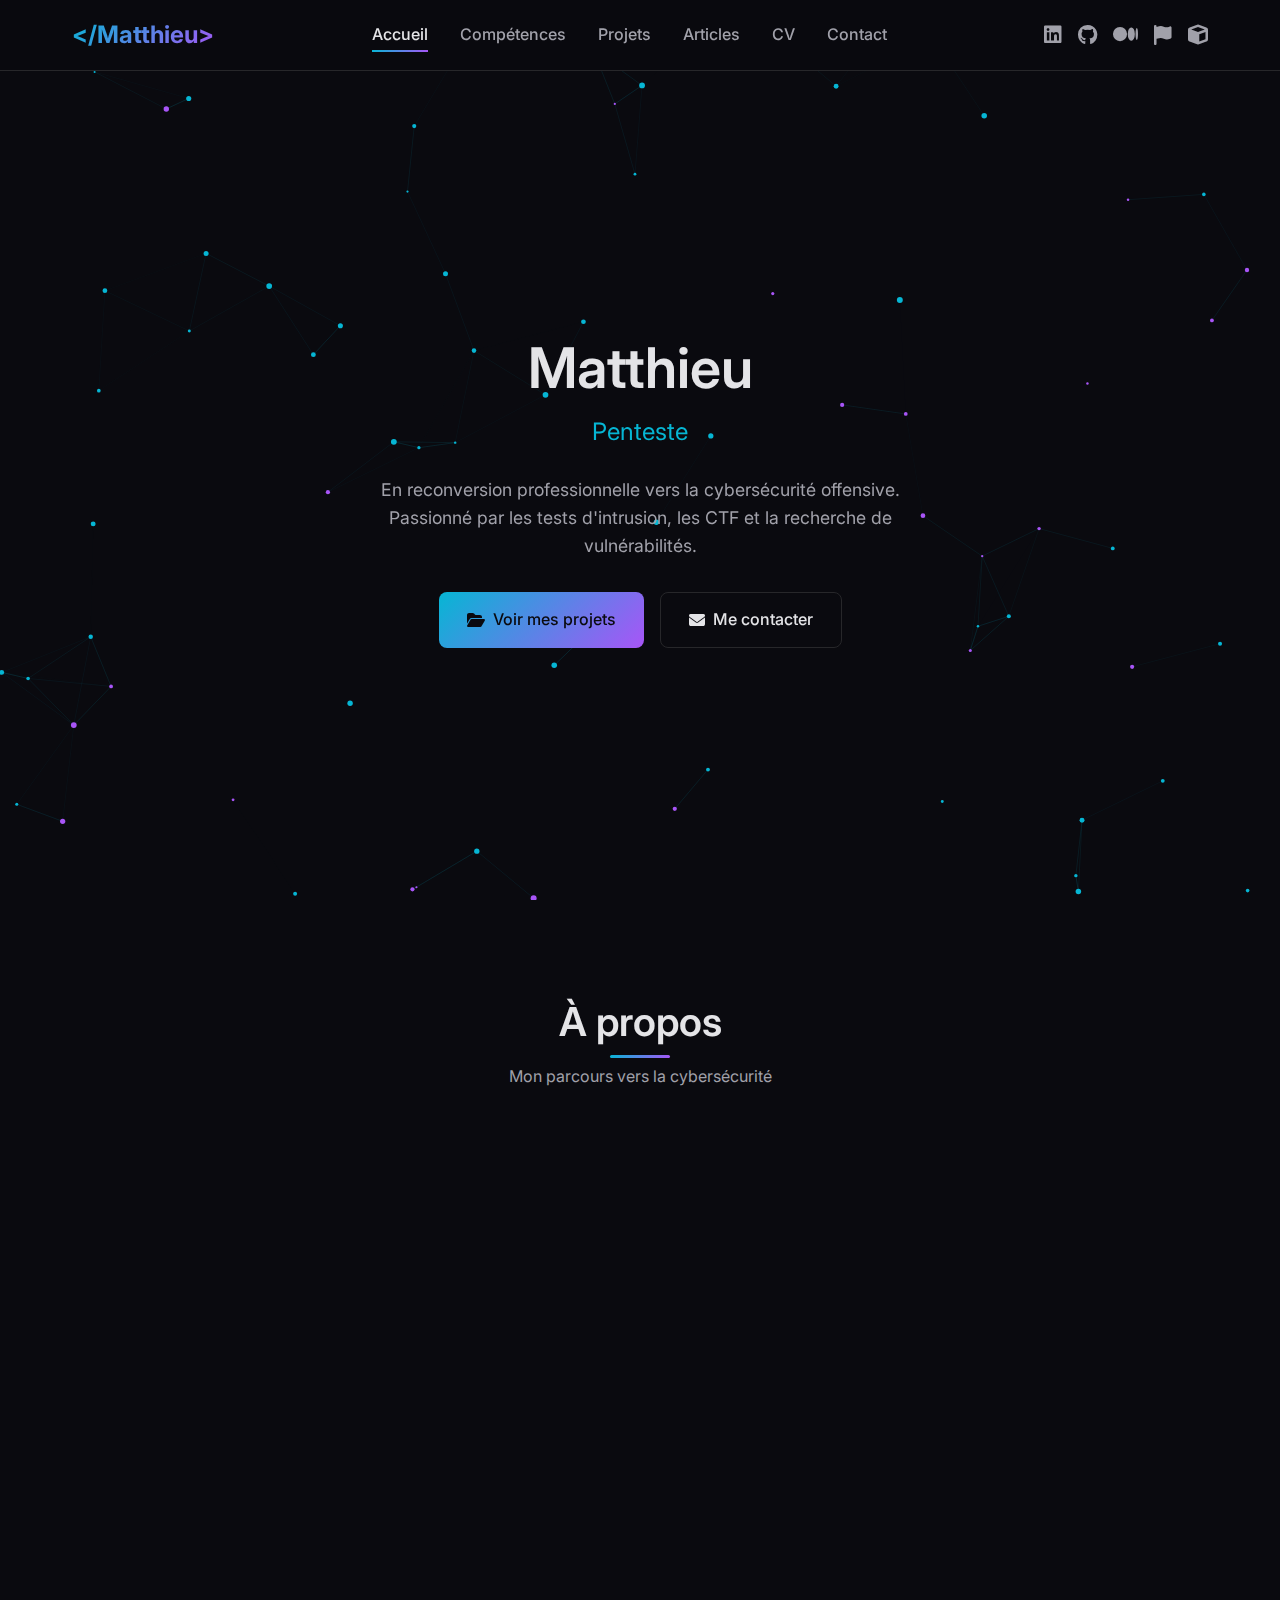
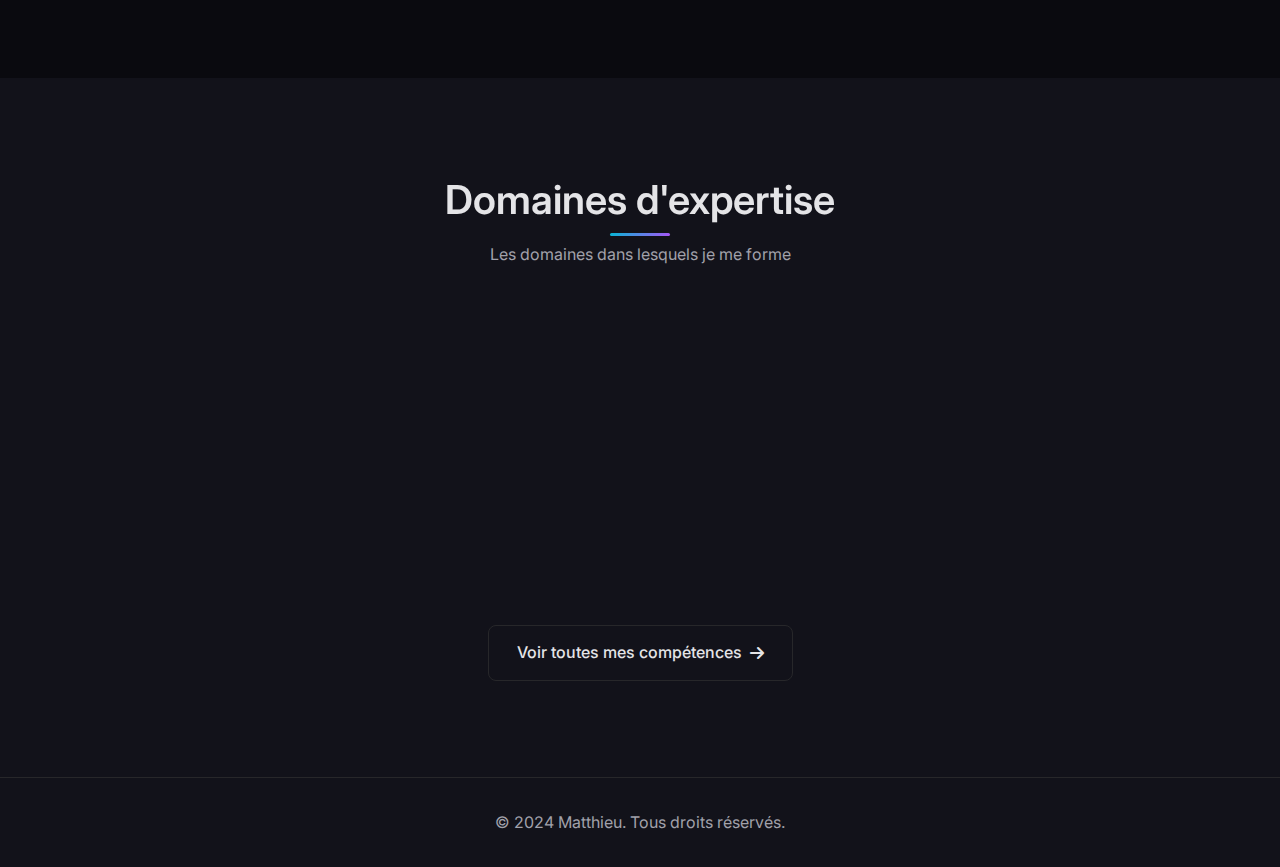
<file: index.html>
<!DOCTYPE html>
<html lang="fr">
<head>
    <meta charset="UTF-8">
    <meta name="viewport" content="width=device-width, initial-scale=1.0">
    <meta name="description" content="Portfolio de Matthieu - Pentester en reconversion professionnelle. Découvrez mes projets, compétences et parcours en cybersécurité.">
    <meta name="keywords" content="pentester, cybersécurité, sécurité informatique, ethical hacking, CTF">
    <title>Matthieu | Pentester en devenir</title>

    <!-- Fonts -->
    <link rel="preconnect" href="https://fonts.googleapis.com">
    <link rel="preconnect" href="https://fonts.gstatic.com" crossorigin>
    <link href="https://fonts.googleapis.com/css2?family=Inter:wght@400;500;600;700&display=swap" rel="stylesheet">

    <!-- Icons -->
    <link rel="stylesheet" href="https://cdnjs.cloudflare.com/ajax/libs/font-awesome/6.4.0/css/all.min.css">

    <!-- Styles -->
    <link rel="stylesheet" href="css/style.css">
</head>
<body>
    <!-- Header -->
    <header>
        <nav>
            <a href="index.html" class="logo">&lt;/Matthieu&gt;</a>

            <ul class="nav-links">
                <li><a href="index.html" class="active">Accueil</a></li>
                <li><a href="competences.html">Compétences</a></li>
                <li><a href="projets.html">Projets</a></li>
                <li><a href="articles.html">Articles</a></li>
                <li><a href="cv.html">CV</a></li>
                <li><a href="contact.html">Contact</a></li>
            </ul>

            <div class="social-links">
                <a href="https://www.linkedin.com/in/matthieu-broquard-727234156/" target="_blank" title="LinkedIn"><i class="fab fa-linkedin"></i></a>
                <a href="https://github.com/matthieu-rgb" target="_blank" title="GitHub"><i class="fab fa-github"></i></a>
                <a href="https://medium.com/@broquard.matthieu" target="_blank" title="Medium"><i class="fab fa-medium"></i></a>
                <a href="https://tryhackme.com/p/broquard.matthieu" target="_blank" title="TryHackMe"><i class="fas fa-flag"></i></a>
                <a href="https://app.hackthebox.com/users/2763619" target="_blank" title="HackTheBox"><i class="fas fa-cube"></i></a>
            </div>

            <div class="menu-toggle">
                <span></span>
                <span></span>
                <span></span>
            </div>
        </nav>
    </header>

    <!-- Particules en arrière-plan -->
    <canvas id="particles-canvas" data-color-primary="#06b6d4" data-color-secondary="#a855f7"></canvas>

    <!-- Hero Section -->
    <section class="hero">
        <div class="hero-content">
            <h1 class="hero-title">Matthieu</h1>
            <p class="hero-subtitle">
                <span class="typing-text" 'data-words='["Pentester en devenir", "Passionné de cybersécurité", "CTF Player", "Security Enthusiast"]'></span>
            </p>
            <p class="hero-description">
                En reconversion professionnelle vers la cybersécurité offensive.
                Passionné par les tests d'intrusion, les CTF et la recherche de vulnérabilités.
            </p>
            <div class="cta-buttons">
                <a href="projets.html" class="btn btn-primary">
                    <i class="fas fa-folder-open"></i>
                    Voir mes projets
                </a>
                <a href="contact.html" class="btn btn-secondary">
                    <i class="fas fa-envelope"></i>
                    Me contacter
                </a>
            </div>
        </div>
    </section>

    <!-- À propos -->
    <section class="section" id="about">
        <div class="container">
            <div class="section-header">
                <h2 class="section-title">À propos</h2>
                <p class="section-description">Mon parcours vers la cybersécurité</p>
            </div>

            <div class="about-content">
                <div class="about-image fade-in">
                    <!-- Placeholder pour une image/avatar -->
                    <div style="width: 100%; height: 400px; background: var(--bg-card); border-radius: 12px; display: flex; align-items: center; justify-content: center; border: 2px solid var(--border-color);">
                        <i class="fas fa-user-secret" style="font-size: 8rem; color: var(--accent-cyan); opacity: 0.5;"></i>
                    </div>
                </div>

                <div class="about-text fade-in">
                    <h3>Qui suis-je ?</h3>
                    <p>
                        <!-- PLACEHOLDER : Remplacez ce texte par votre présentation personnelle -->
                        Actuellement en reconversion professionnelle, je me forme intensivement
                        aux métiers de la cybersécurité avec une spécialisation en tests d'intrusion (pentest).
                    </p>
                    <p>
                        <!-- PLACEHOLDER : Ajoutez votre parcours précédent et votre motivation -->
                        Après 20 ans dans la production automobile et dans la recherche de defauts electroniques 
                        , j'ai décidé de suivre ma passion pour
                        la sécurité informatique. Cette reconversion représente pour moi l'opportunité
                        de combiner curiosité technique et résolution de problèmes complexes.
                    </p>
                    <p>
                        <!-- PLACEHOLDER : Mentionnez vos formations/certifications en cours -->
                        Je me forme actuellement via une formation en cybersécur Jedha  et je pratique
                        régulièrement sur des plateformes comme TryHackMe et HackTheBox pour
                        développer mes compétences pratiques.
                    </p>

                    <div class="cta-buttons" style="justify-content: flex-start; margin-top: 2rem;">
                        <a href="cv.html" class="btn btn-primary">
                            <i class="fas fa-file-alt"></i>
                            Voir mon CV
                        </a>
                    </div>
                </div>
            </div>
        </div>
    </section>

    <!-- Aperçu rapide des compétences -->
    <section class="section" style="background: var(--bg-secondary);">
        <div class="container">
            <div class="section-header">
                <h2 class="section-title">Domaines d'expertise</h2>
                <p class="section-description">Les domaines dans lesquels je me forme</p>
            </div>

            <div class="skills-grid">
                <div class="skill-category fade-in">
                    <h3><i class="fas fa-shield-alt"></i> Pentest & Red Team</h3>
                    <p style="color: var(--text-secondary);">
                        Tests d'intrusion, reconnaissance, exploitation de vulnérabilités,
                        élévation de privilèges et post-exploitation.
                    </p>
                </div>

                <div class="skill-category fade-in">
                    <h3><i class="fas fa-network-wired"></i> Réseau & Systèmes</h3>
                    <p style="color: var(--text-secondary);">
                        Administration Linux/Windows, analyse de trafic réseau,
                        protocoles et architectures sécurisées.
                    </p>
                </div>

                <div class="skill-category fade-in">
                    <h3><i class="fas fa-code"></i> Scripting & Automatisation</h3>
                    <p style="color: var(--text-secondary);">
                        Python, Bash, développement d'outils de sécurité
                        et automatisation des tâches de pentest.
                    </p>
                </div>
            </div>

            <div style="text-align: center; margin-top: 3rem;">
                <a href="competences.html" class="btn btn-secondary">
                    Voir toutes mes compétences
                    <i class="fas fa-arrow-right"></i>
                </a>
            </div>
        </div>
    </section>

    <!-- Footer -->
    <footer>
        <div class="container">
            <p>&copy; 2024 Matthieu. Tous droits réservés.</p>
        </div>
    </footer>

    <!-- Scripts -->
    <script src="js/main.js"></script>
</body>
</html>
</file>
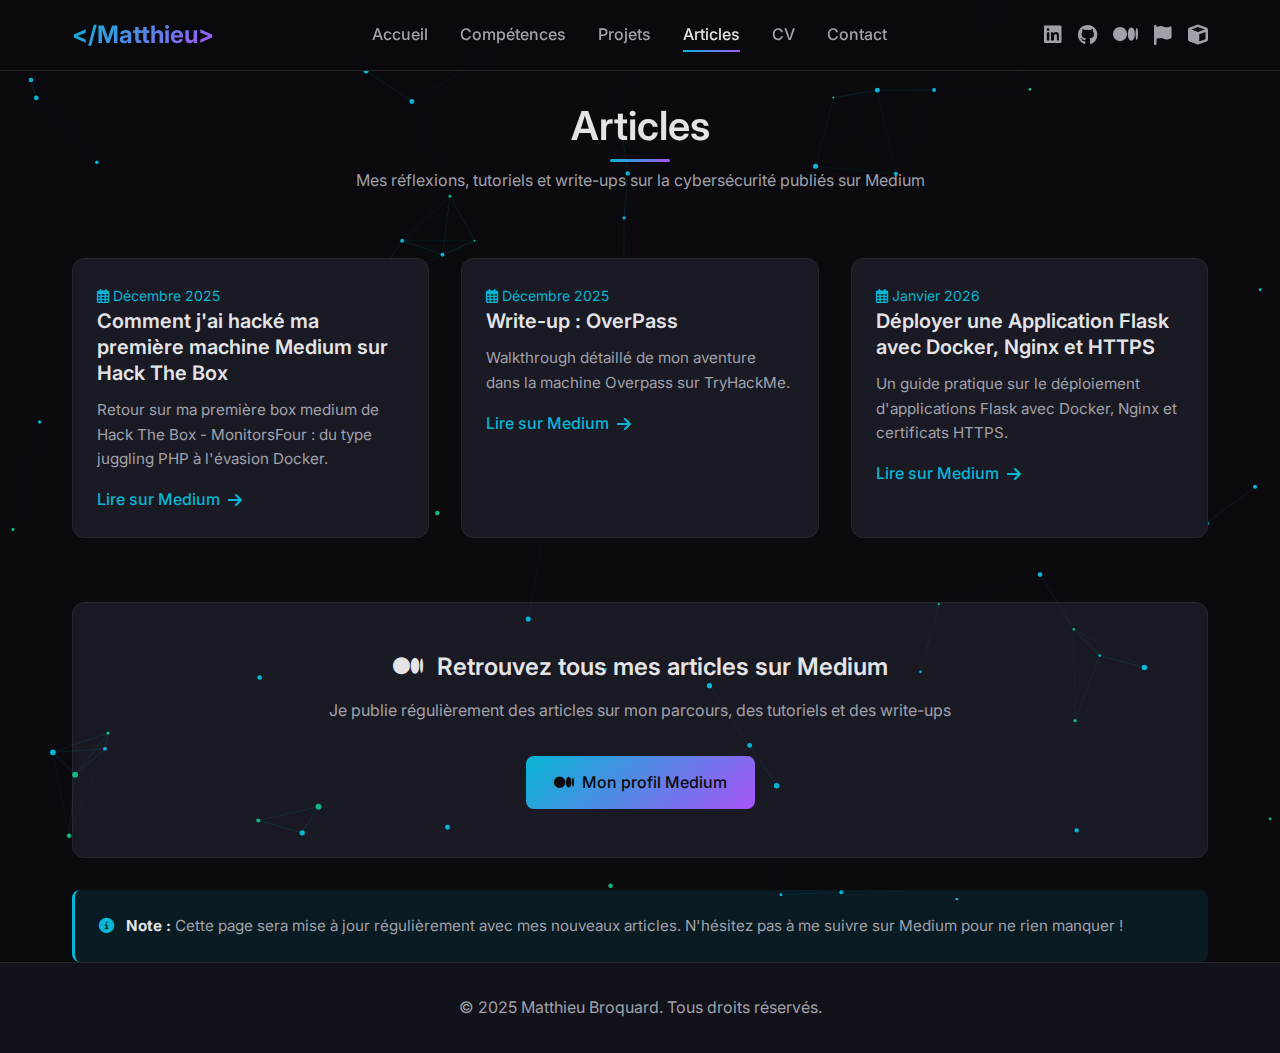
<file: articles.html>
<!DOCTYPE html>
<html lang="fr">
<head>
    <meta charset="UTF-8">
    <meta name="viewport" content="width=device-width, initial-scale=1.0">
    <meta name="description" content="Mes articles sur la cybersécurité - Write-ups, tutoriels et réflexions sur le pentest.">
    <title>Articles | Matthieu - Pentester</title>

    <!-- Favicon -->
    <link rel="icon" href="data:image/svg+xml,<svg xmlns='http://www.w3.org/2000/svg' viewBox='0 0 100 100'><text y='.9em' font-size='90'>💀</text></svg>">

    <!-- Fonts -->
    <link rel="preconnect" href="https://fonts.googleapis.com">
    <link rel="preconnect" href="https://fonts.gstatic.com" crossorigin>
    <link href="https://fonts.googleapis.com/css2?family=Inter:wght@400;500;600;700&display=swap" rel="stylesheet">

    <!-- Icons -->
    <link rel="stylesheet" href="https://cdnjs.cloudflare.com/ajax/libs/font-awesome/6.4.0/css/all.min.css">

    <!-- Styles -->
    <link rel="stylesheet" href="css/style.css">
</head>
<body>
    <!-- Header -->
    <header>
        <nav>
            <a href="index.html" class="logo">&lt;/Matthieu&gt;</a>

            <ul class="nav-links">
                <li><a href="index.html">Accueil</a></li>
                <li><a href="competences.html">Compétences</a></li>
                <li><a href="projets.html">Projets</a></li>
                <li><a href="articles.html" class="active">Articles</a></li>
                <li><a href="cv.html">CV</a></li>
                <li><a href="contact.html">Contact</a></li>
            </ul>

            <div class="social-links">
                <a href="https://www.linkedin.com/in/matthieu-broquard-727234156/" target="_blank" title="LinkedIn"><i class="fab fa-linkedin"></i></a>
                <a href="https://github.com/matthieu-rgb" target="_blank" title="GitHub"><i class="fab fa-github"></i></a>
                <a href="https://medium.com/@broquard.matthieu" target="_blank" title="Medium"><i class="fab fa-medium"></i></a>
                <a href="https://tryhackme.com/p/broquard.matthieu" target="_blank" title="TryHackMe"><i class="fas fa-flag"></i></a>
                <a href="https://app.hackthebox.com/users/2763619" target="_blank" title="HackTheBox"><i class="fas fa-cube"></i></a>
            </div>

            <div class="menu-toggle">
                <span></span>
                <span></span>
                <span></span>
            </div>
        </nav>
    </header>

    <!-- Particules en arrière-plan -->
    <canvas id="particles-canvas" data-color-primary="#06b6d4" data-color-secondary="#10b981"></canvas>

    <!-- Page Content -->
    <main class="page-content">
        <div class="container">
            <div class="section-header">
                <h1 class="section-title">Articles</h1>
                <p class="section-description">
                    Mes réflexions, tutoriels et write-ups sur la cybersécurité publiés sur Medium
                </p>
            </div>

            <div class="articles-grid">
                <!-- Article 1 -->
                <article class="article-card fade-in">
                    <span class="article-date">
                        <i class="far fa-calendar-alt"></i>
                        Décembre 2025
                    </span>
                    <h3>Comment j'ai hacké ma première machine Medium sur Hack The Box</h3>
                    <p>
                        Retour sur ma première box medium de Hack The Box - MonitorsFour : du type juggling PHP à l'évasion Docker.
                    </p>
                    <a href="https://medium.com/@broquard.matthieu/monitorsfour-hackthebox-write-up-du-type-juggling-php-%C3%A0-l%C3%A9vasion-docker-e0a22643368c" target="_blank" class="article-link">
                        Lire sur Medium
                        <i class="fas fa-arrow-right"></i>
                    </a>
                </article>

                <!-- Article 2 -->
                <article class="article-card fade-in">
                    <span class="article-date">
                        <i class="far fa-calendar-alt"></i>
                        Décembre 2025
                    </span>
                    <h3>Write-up : OverPass</h3>
                    <p>
                        Walkthrough détaillé de mon aventure dans la machine Overpass sur TryHackMe.
                    </p>
                    <a href="https://medium.com/@broquard.matthieu/overpass-write-up-417411de2163" target="_blank" class="article-link">
                        Lire sur Medium
                        <i class="fas fa-arrow-right"></i>
                    </a>
                </article>

                <!-- Article 3 -->
                <article class="article-card fade-in">
                    <span class="article-date">
                        <i class="far fa-calendar-alt"></i>
                        Janvier 2026
                    </span>
                    <h3>Déployer une Application Flask avec Docker, Nginx et HTTPS</h3>
                    <p>
                        Un guide pratique sur le déploiement d'applications Flask avec Docker, Nginx et certificats HTTPS.
                    </p>
                    <a href="https://medium.com/@broquard.matthieu/d%C3%A9ployer-une-application-flask-avec-docker-nginx-et-https-f90fe517d75e" target="_blank" class="article-link">
                        Lire sur Medium
                        <i class="fas fa-arrow-right"></i>
                    </a>
                </article>

                
            </div>

            <!-- Lien Medium global -->
            <div style="text-align: center; margin-top: 4rem; padding: 3rem; background: var(--bg-card); border-radius: 12px; border: 1px solid var(--border-color);">
                <h3 style="margin-bottom: 1rem;">
                    <i class="fab fa-medium" style="margin-right: 0.5rem;"></i>
                    Retrouvez tous mes articles sur Medium
                </h3>
                <p style="color: var(--text-secondary); margin-bottom: 2rem;">
                    Je publie régulièrement des articles sur mon parcours, des tutoriels et des write-ups
                </p>
                <a href="https://medium.com/@broquard.matthieu" target="_blank" class="btn btn-primary">
                    <i class="fab fa-medium"></i>
                    Mon profil Medium
                </a>
            </div>

            <!-- Note pour les futurs articles -->
            <div style="margin-top: 2rem; padding: 1.5rem; background: rgba(6, 182, 212, 0.1); border-radius: 8px; border-left: 3px solid var(--accent-cyan);">
                <p style="margin: 0; color: var(--text-secondary); font-size: 0.95rem;">
                    <i class="fas fa-info-circle" style="color: var(--accent-cyan); margin-right: 0.5rem;"></i>
                    <strong style="color: var(--text-primary);">Note :</strong>
                    Cette page sera mise à jour régulièrement avec mes nouveaux articles.
                    N'hésitez pas à me suivre sur Medium pour ne rien manquer !
                </p>
            </div>
        </div>
    </main>

    <!-- Footer -->
    <footer>
        <div class="container">
            <p>&copy; 2025 Matthieu Broquard. Tous droits réservés.</p>
        </div>
    </footer>

    <!-- Scripts -->
    <script src="js/main.js"></script>
</body>
</html>
</file>
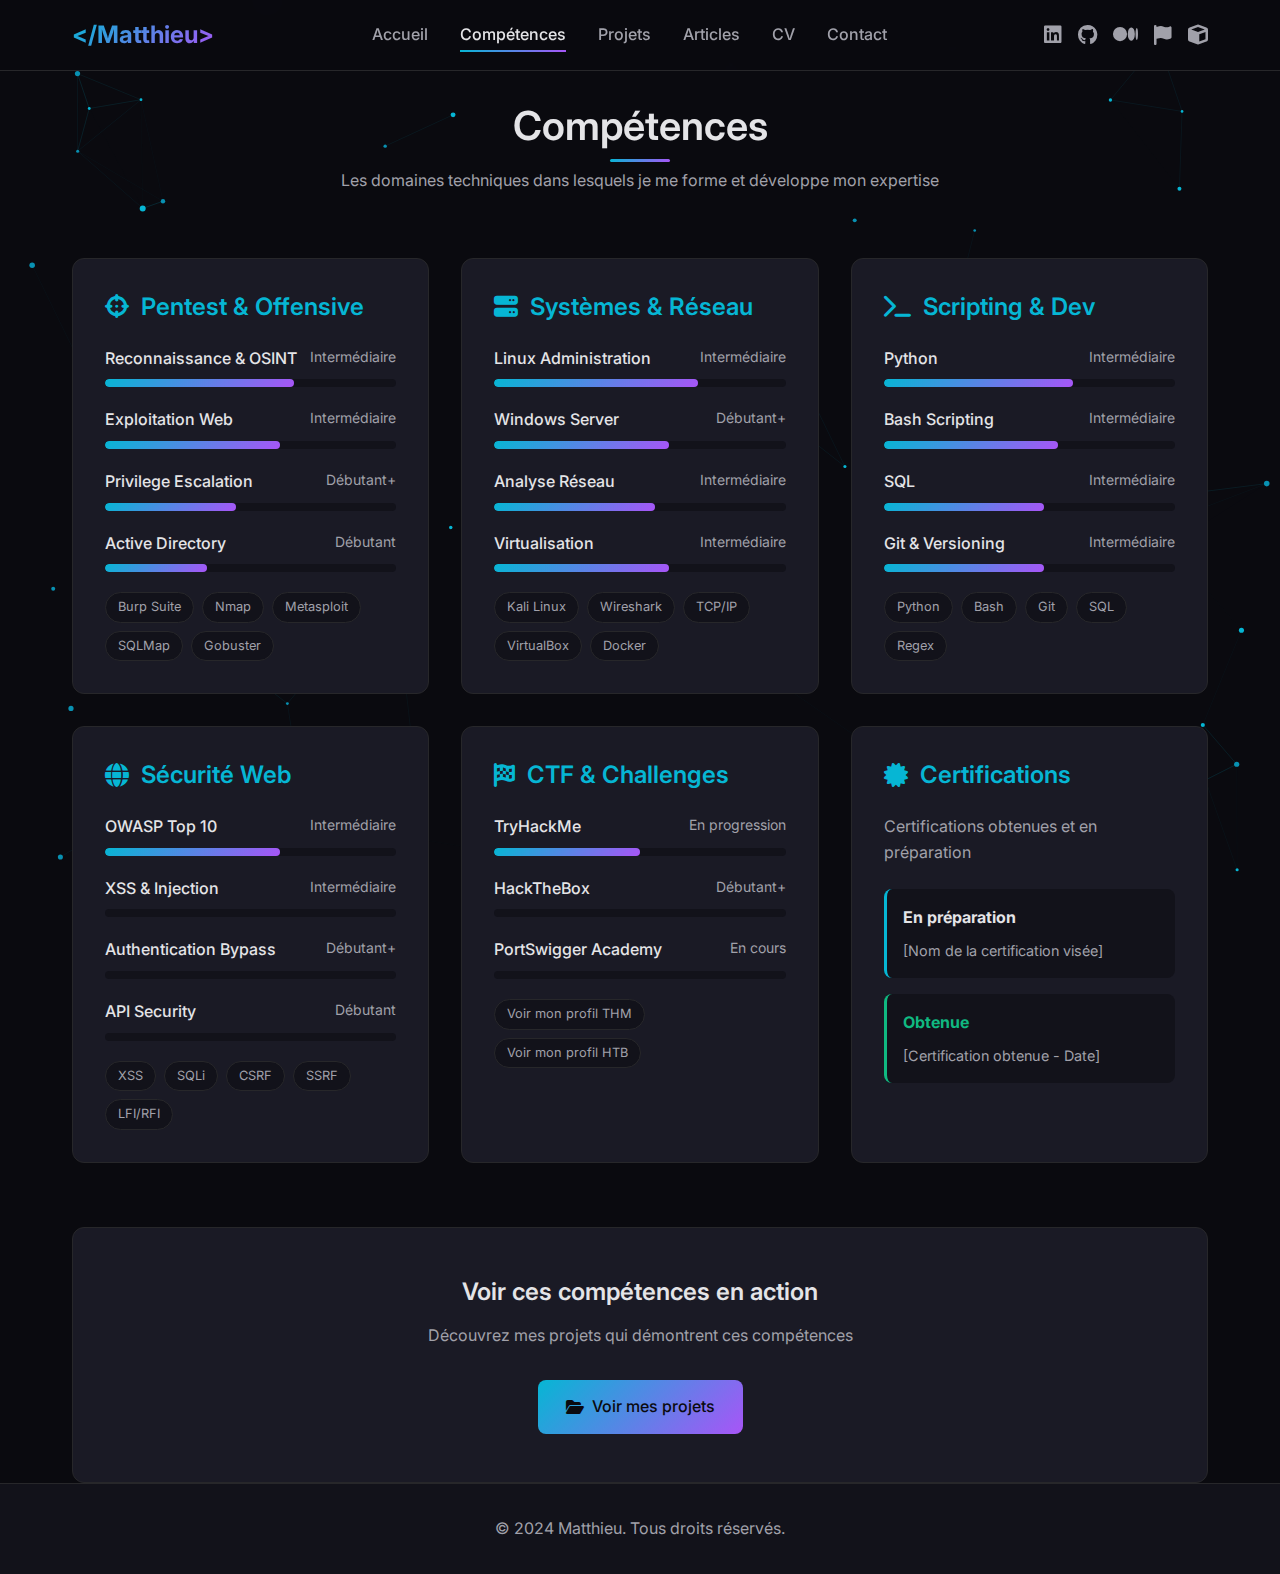
<file: competences.html>
<!DOCTYPE html>
<html lang="fr">
<head>
    <meta charset="UTF-8">
    <meta name="viewport" content="width=device-width, initial-scale=1.0">
    <meta name="description" content="Mes compétences en cybersécurité - Pentest, réseau, scripting et outils de sécurité.">
    <title>Compétences | Matthieu - Pentester</title>

    <!-- Fonts -->
    <link rel="preconnect" href="https://fonts.googleapis.com">
    <link rel="preconnect" href="https://fonts.gstatic.com" crossorigin>
    <link href="https://fonts.googleapis.com/css2?family=Inter:wght@400;500;600;700&display=swap" rel="stylesheet">

    <!-- Icons -->
    <link rel="stylesheet" href="https://cdnjs.cloudflare.com/ajax/libs/font-awesome/6.4.0/css/all.min.css">

    <!-- Styles -->
    <link rel="stylesheet" href="css/style.css">
</head>
<body>
    <!-- Header -->
    <header>
        <nav>
            <a href="index.html" class="logo">&lt;/Matthieu&gt;</a>

            <ul class="nav-links">
                <li><a href="index.html">Accueil</a></li>
                <li><a href="competences.html" class="active">Compétences</a></li>
                <li><a href="projets.html">Projets</a></li>
                <li><a href="articles.html">Articles</a></li>
                <li><a href="cv.html">CV</a></li>
                <li><a href="contact.html">Contact</a></li>
            </ul>

            <div class="social-links">
                <a href="#" target="_blank" title="LinkedIn"><i class="fab fa-linkedin"></i></a>
                <a href="#" target="_blank" title="GitHub"><i class="fab fa-github"></i></a>
                <a href="#" target="_blank" title="Medium"><i class="fab fa-medium"></i></a>
                <a href="#" target="_blank" title="TryHackMe"><i class="fas fa-flag"></i></a>
                <a href="#" target="_blank" title="HackTheBox"><i class="fas fa-cube"></i></a>
            </div>

            <div class="menu-toggle">
                <span></span>
                <span></span>
                <span></span>
            </div>
        </nav>
    </header>

    <!-- Particules en arrière-plan -->
    <canvas id="particles-canvas" data-color-primary="#06b6d4" data-color-secondary="#0891b2"></canvas>

    <!-- Page Content -->
    <main class="page-content">
        <div class="container">
            <div class="section-header">
                <h1 class="section-title">Compétences</h1>
                <p class="section-description">
                    Les domaines techniques dans lesquels je me forme et développe mon expertise
                </p>
            </div>

            <div class="skills-grid">
                <!-- Pentest & Offensive Security -->
                <div class="skill-category fade-in">
                    <h3><i class="fas fa-crosshairs"></i> Pentest & Offensive</h3>

                    <div class="skill-item">
                        <div class="skill-header">
                            <span class="skill-name">Reconnaissance & OSINT</span>
                            <span class="skill-level">Intermédiaire</span>
                        </div>
                        <div class="skill-bar">
                            <div class="skill-progress" data-progress="65"></div>
                        </div>
                    </div>

                    <div class="skill-item">
                        <div class="skill-header">
                            <span class="skill-name">Exploitation Web</span>
                            <span class="skill-level">Intermédiaire</span>
                        </div>
                        <div class="skill-bar">
                            <div class="skill-progress" data-progress="60"></div>
                        </div>
                    </div>

                    <div class="skill-item">
                        <div class="skill-header">
                            <span class="skill-name">Privilege Escalation</span>
                            <span class="skill-level">Débutant+</span>
                        </div>
                        <div class="skill-bar">
                            <div class="skill-progress" data-progress="45"></div>
                        </div>
                    </div>

                    <div class="skill-item">
                        <div class="skill-header">
                            <span class="skill-name">Active Directory</span>
                            <span class="skill-level">Débutant</span>
                        </div>
                        <div class="skill-bar">
                            <div class="skill-progress" data-progress="35"></div>
                        </div>
                    </div>

                    <div class="skill-tags">
                        <span class="skill-tag">Burp Suite</span>
                        <span class="skill-tag">Nmap</span>
                        <span class="skill-tag">Metasploit</span>
                        <span class="skill-tag">SQLMap</span>
                        <span class="skill-tag">Gobuster</span>
                    </div>
                </div>

                <!-- Systèmes & Réseau -->
                <div class="skill-category fade-in">
                    <h3><i class="fas fa-server"></i> Systèmes & Réseau</h3>

                    <div class="skill-item">
                        <div class="skill-header">
                            <span class="skill-name">Linux Administration</span>
                            <span class="skill-level">Intermédiaire</span>
                        </div>
                        <div class="skill-bar">
                            <div class="skill-progress" data-progress="70"></div>
                        </div>
                    </div>

                    <div class="skill-item">
                        <div class="skill-header">
                            <span class="skill-name">Windows Server</span>
                            <span class="skill-level">Débutant+</span>
                        </div>
                        <div class="skill-bar">
                            <div class="skill-progress" data-progress="60"></div>
                        </div>
                    </div>

                    <div class="skill-item">
                        <div class="skill-header">
                            <span class="skill-name">Analyse Réseau</span>
                            <span class="skill-level">Intermédiaire</span>
                        </div>
                        <div class="skill-bar">
                            <div class="skill-progress" data-progress="55"></div>
                        </div>
                    </div>

                    <div class="skill-item">
                        <div class="skill-header">
                            <span class="skill-name">Virtualisation</span>
                            <span class="skill-level">Intermédiaire</span>
                        </div>
                        <div class="skill-bar">
                            <div class="skill-progress" data-progress="60"></div>
                        </div>
                    </div>

                    <div class="skill-tags">
                        <span class="skill-tag">Kali Linux</span>
                        <span class="skill-tag">Wireshark</span>
                        <span class="skill-tag">TCP/IP</span>
                        <span class="skill-tag">VirtualBox</span>
                        <span class="skill-tag">Docker</span>
                    </div>
                </div>

                <!-- Scripting & Développement -->
                <div class="skill-category fade-in">
                    <h3><i class="fas fa-terminal"></i> Scripting & Dev</h3>

                    <div class="skill-item">
                        <div class="skill-header">
                            <span class="skill-name">Python</span>
                            <span class="skill-level">Intermédiaire</span>
                        </div>
                        <div class="skill-bar">
                            <div class="skill-progress" data-progress="65"></div>
                        </div>
                    </div>

                    <div class="skill-item">
                        <div class="skill-header">
                            <span class="skill-name">Bash Scripting</span>
                            <span class="skill-level">Intermédiaire</span>
                        </div>
                        <div class="skill-bar">
                            <div class="skill-progress" data-progress="60"></div>
                        </div>
                    </div>

                    <div class="skill-item">
                        <div class="skill-header">
                            <span class="skill-name">SQL</span>
                            <span class="skill-level">Intermédiaire</span>
                        </div>
                        <div class="skill-bar">
                            <div class="skill-progress" data-progress="55"></div>
                        </div>
                    </div>

                    <div class="skill-item">
                        <div class="skill-header">
                            <span class="skill-name">Git & Versioning</span>
                            <span class="skill-level">Intermédiaire</span>
                        </div>
                        <div class="skill-bar">
                            <div class="skill-progress" data-progress="55"></div>
                        </div>
                    </div>

                    <div class="skill-tags">
                        <span class="skill-tag">Python</span>
                        <span class="skill-tag">Bash</span>
                        <span class="skill-tag">Git</span>
                        <span class="skill-tag">SQL</span>
                        <span class="skill-tag">Regex</span>
                    </div>
                </div>

                <!-- Web Security -->
                <div class="skill-category fade-in">
                    <h3><i class="fas fa-globe"></i> Sécurité Web</h3>

                    <div class="skill-item">
                        <div class="skill-header">
                            <span class="skill-name">OWASP Top 10</span>
                            <span class="skill-level">Intermédiaire</span>
                        </div>
                        <div class="skill-bar">
                            <div class="skill-progress" data-progress="60"></div>
                        </div>
                    </div>

                    <div class="skill-item">
                        <div class="skill-header">
                            <span class="skill-name">XSS & Injection</span>
                            <span class="skill-level">Intermédiaire</span>
                        </div>
                        <div class="skill-bar">
                            <div class="skill-progress" data-progress="55"></div>
                        </div>
                    </div>

                    <div class="skill-item">
                        <div class="skill-header">
                            <span class="skill-name">Authentication Bypass</span>
                            <span class="skill-level">Débutant+</span>
                        </div>
                        <div class="skill-bar">
                            <div class="skill-progress" data-progress="45"></div>
                        </div>
                    </div>

                    <div class="skill-item">
                        <div class="skill-header">
                            <span class="skill-name">API Security</span>
                            <span class="skill-level">Débutant</span>
                        </div>
                        <div class="skill-bar">
                            <div class="skill-progress" data-progress="35"></div>
                        </div>
                    </div>

                    <div class="skill-tags">
                        <span class="skill-tag">XSS</span>
                        <span class="skill-tag">SQLi</span>
                        <span class="skill-tag">CSRF</span>
                        <span class="skill-tag">SSRF</span>
                        <span class="skill-tag">LFI/RFI</span>
                    </div>
                </div>

                <!-- CTF & Challenges -->
                <div class="skill-category fade-in">
                    <h3><i class="fas fa-flag-checkered"></i> CTF & Challenges</h3>

                    <div class="skill-item">
                        <div class="skill-header">
                            <span class="skill-name">TryHackMe</span>
                            <span class="skill-level">En progression</span>
                        </div>
                        <div class="skill-bar">
                            <div class="skill-progress" data-progress="50"></div>
                        </div>
                    </div>

                    <div class="skill-item">
                        <div class="skill-header">
                            <span class="skill-name">HackTheBox</span>
                            <span class="skill-level">Débutant+</span>
                        </div>
                        <div class="skill-bar">
                            <div class="skill-progress" data-progress="40"></div>
                        </div>
                    </div>

                    <div class="skill-item">
                        <div class="skill-header">
                            <span class="skill-name">PortSwigger Academy</span>
                            <span class="skill-level">En cours</span>
                        </div>
                        <div class="skill-bar">
                            <div class="skill-progress" data-progress="45"></div>
                        </div>
                    </div>

                    <div class="skill-tags">
                        <a href="#" class="skill-tag" style="cursor: pointer;">Voir mon profil THM</a>
                        <a href="#" class="skill-tag" style="cursor: pointer;">Voir mon profil HTB</a>
                    </div>
                </div>

                <!-- Certifications -->
                <div class="skill-category fade-in">
                    <h3><i class="fas fa-certificate"></i> Certifications</h3>

                    <p style="color: var(--text-secondary); margin-bottom: 1.5rem;">
                        Certifications obtenues et en préparation
                    </p>

                    <!-- PLACEHOLDER : Ajoutez vos certifications -->
                    <div style="margin-bottom: 1rem; padding: 1rem; background: var(--bg-secondary); border-radius: 8px; border-left: 3px solid var(--accent-cyan);">
                        <strong style="color: var(--text-primary);">En préparation</strong>
                        <p style="margin: 0.5rem 0 0; font-size: 0.9rem;">
                            <!-- Exemple : CEH, OSCP, eJPT, CompTIA Security+, etc. -->
                            [Nom de la certification visée]
                        </p>
                    </div>

                    <div style="padding: 1rem; background: var(--bg-secondary); border-radius: 8px; border-left: 3px solid var(--accent-green);">
                        <strong style="color: var(--accent-green);">Obtenue</strong>
                        <p style="margin: 0.5rem 0 0; font-size: 0.9rem;">
                            <!-- Exemple : Certifications obtenues -->
                            [Certification obtenue - Date]
                        </p>
                    </div>
                </div>
            </div>

            <!-- Lien vers projets -->
            <div style="text-align: center; margin-top: 4rem; padding: 3rem; background: var(--bg-card); border-radius: 12px; border: 1px solid var(--border-color);">
                <h3 style="margin-bottom: 1rem;">Voir ces compétences en action</h3>
                <p style="color: var(--text-secondary); margin-bottom: 2rem;">
                    Découvrez mes projets qui démontrent ces compétences
                </p>
                <a href="projets.html" class="btn btn-primary">
                    <i class="fas fa-folder-open"></i>
                    Voir mes projets
                </a>
            </div>
        </div>
    </main>

    <!-- Footer -->
    <footer>
        <div class="container">
            <p>&copy; 2024 Matthieu. Tous droits réservés.</p>
        </div>
    </footer>

    <!-- Scripts -->
    <script src="js/main.js"></script>
</body>
</html>
</file>
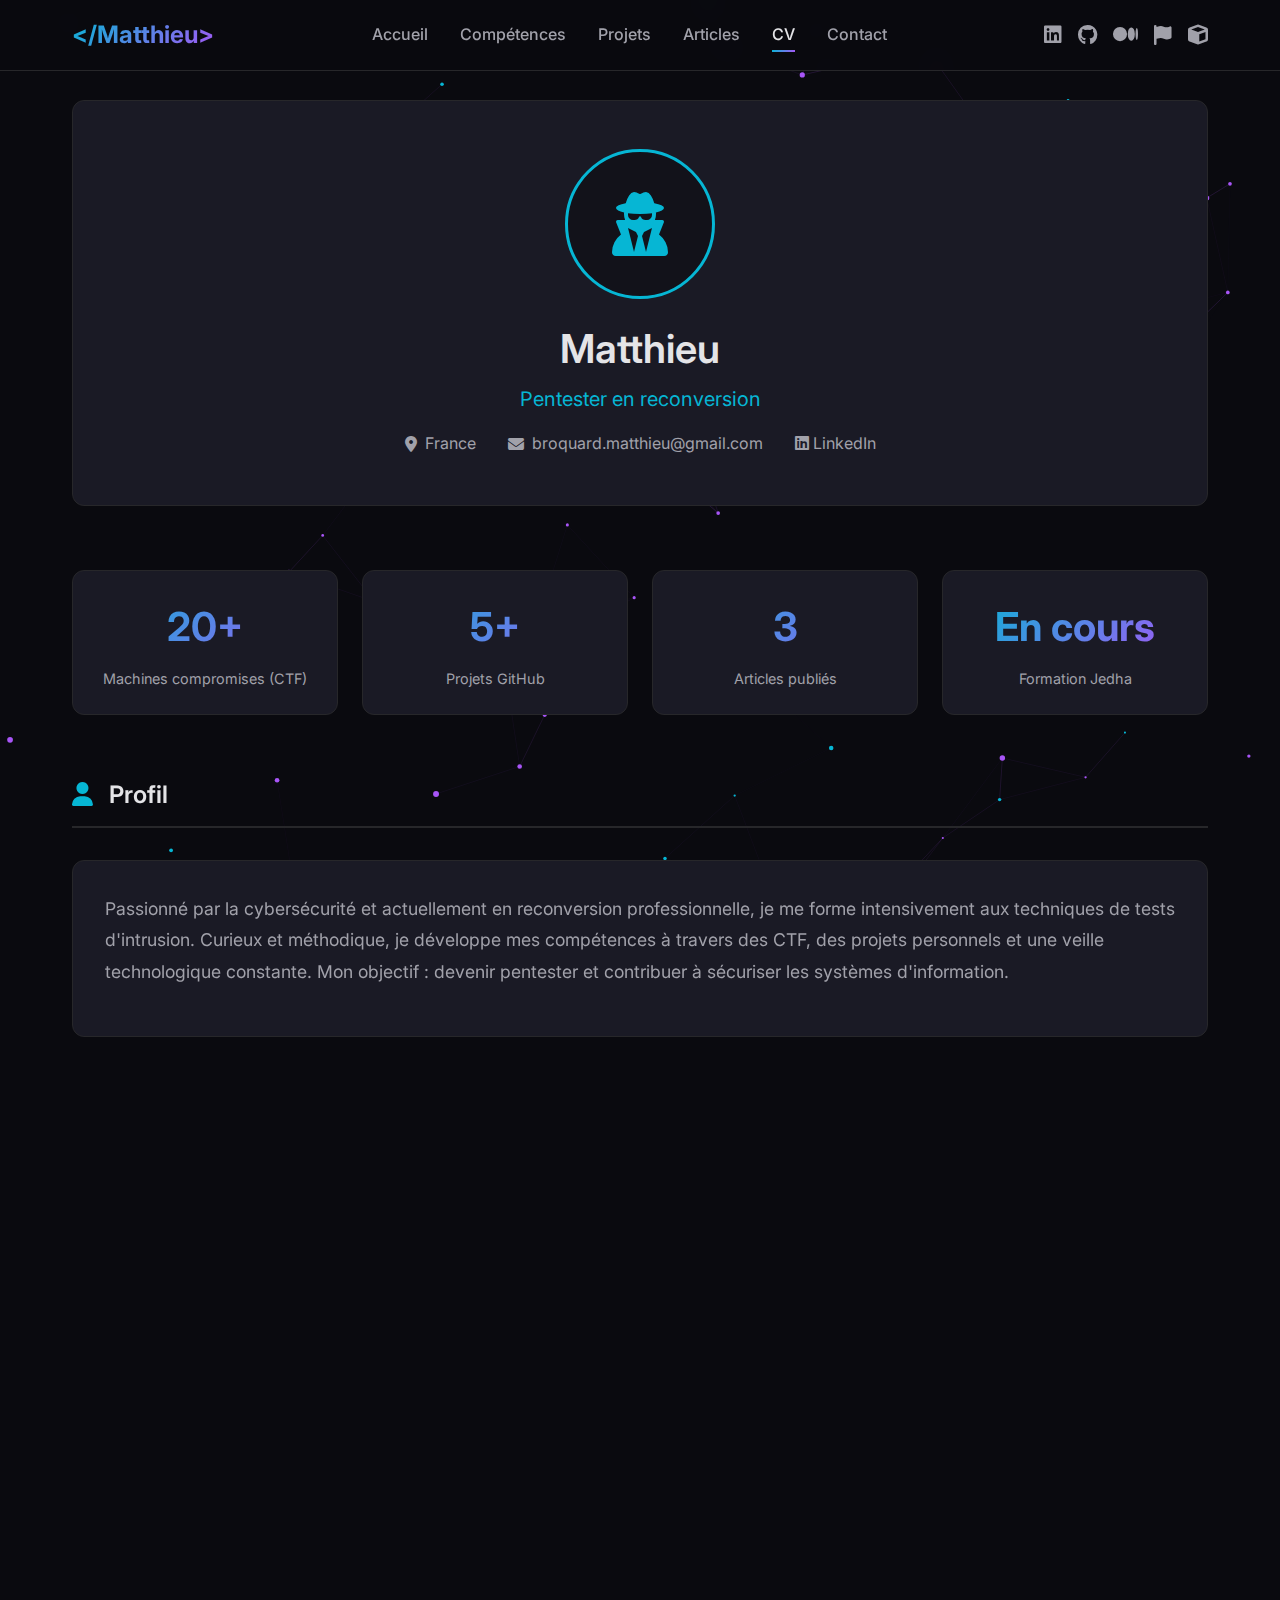
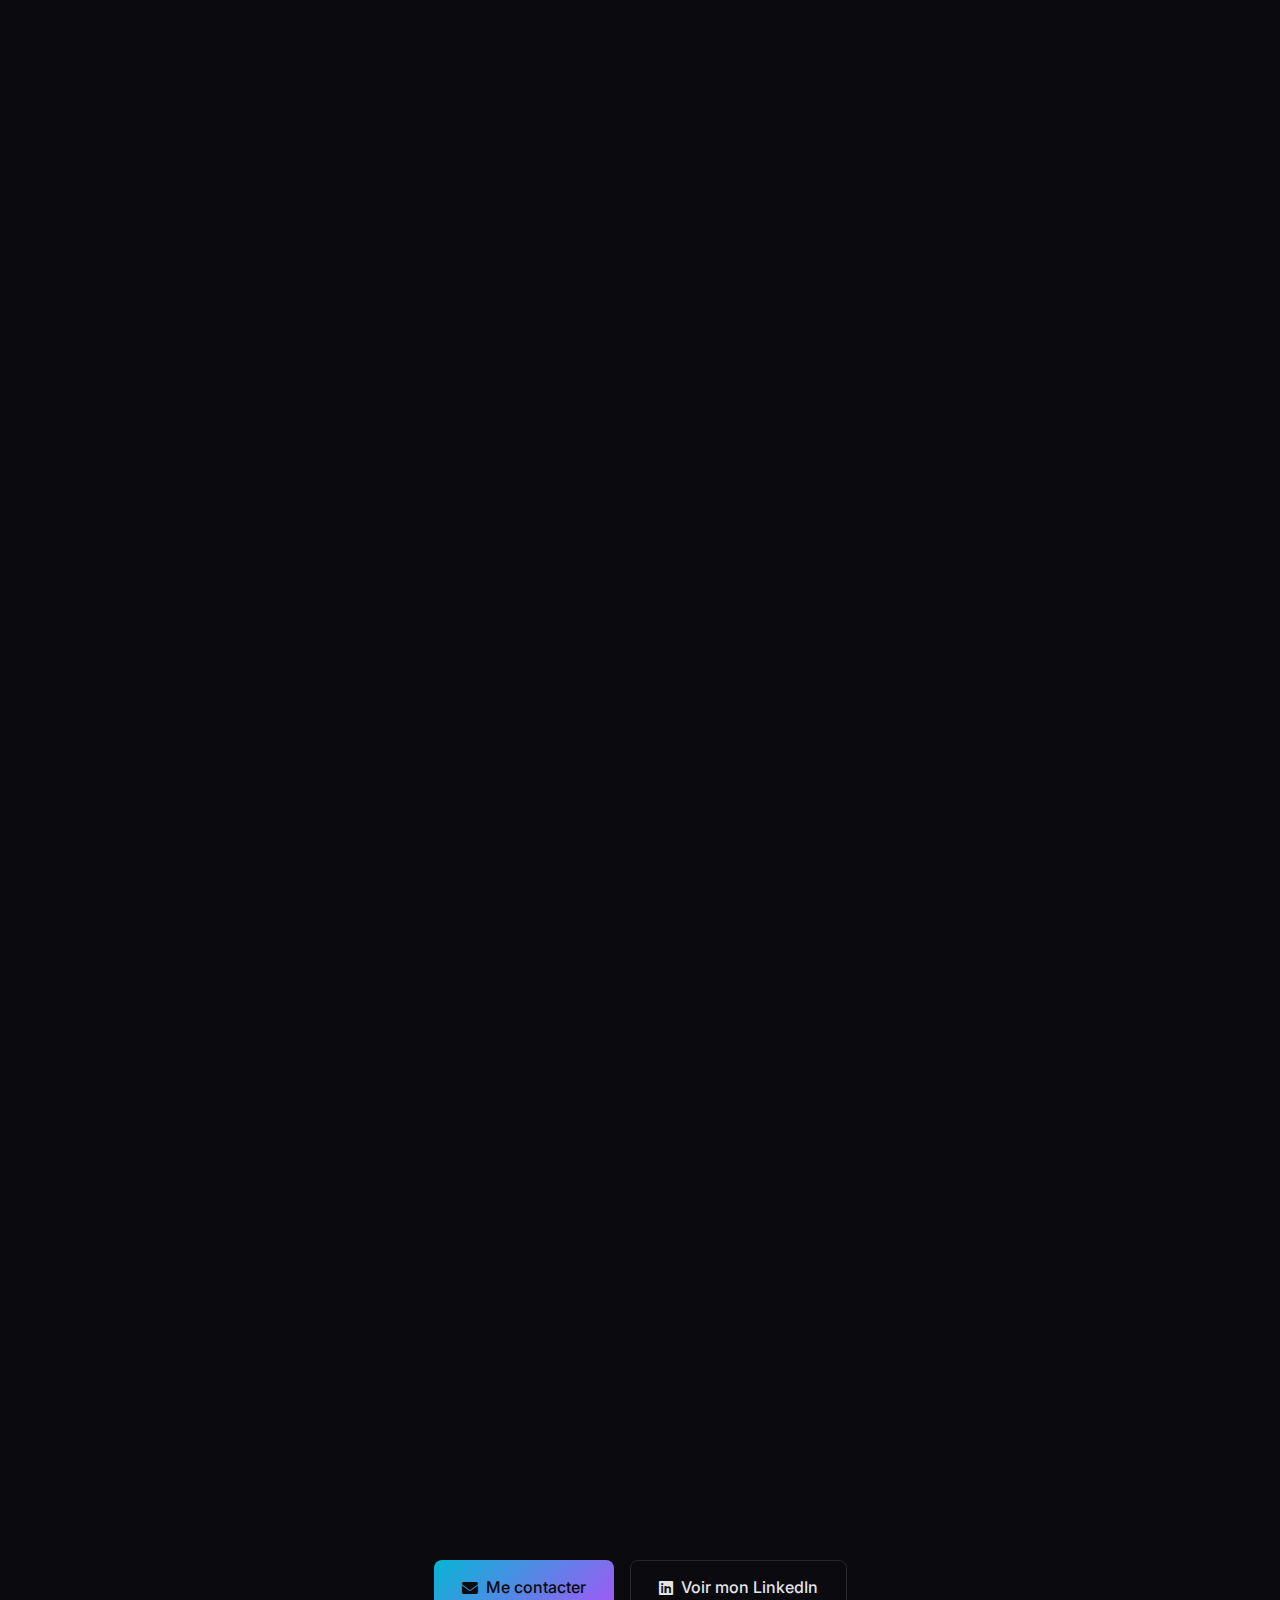
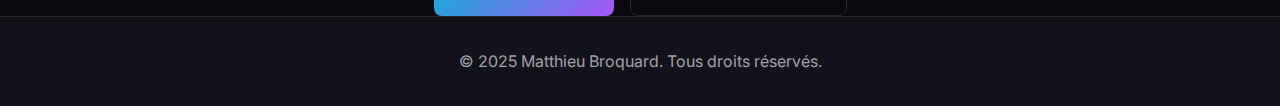
<file: cv.html>
<!DOCTYPE html>
<html lang="fr">
<head>
    <meta charset="UTF-8">
    <meta name="viewport" content="width=device-width, initial-scale=1.0">
    <meta name="description" content="Mon parcours professionnel - CV interactif et timeline de ma reconversion en cybersécurité.">
    <title>CV | Matthieu - Pentester</title>

    <!-- Favicon -->
    <link rel="icon" type="image/png" href="images/favicon.png">

    <!-- Fonts -->
    <link rel="preconnect" href="https://fonts.googleapis.com">
    <link rel="preconnect" href="https://fonts.gstatic.com" crossorigin>
    <link href="https://fonts.googleapis.com/css2?family=Inter:wght@400;500;600;700&display=swap" rel="stylesheet">

    <!-- Icons -->
    <link rel="stylesheet" href="https://cdnjs.cloudflare.com/ajax/libs/font-awesome/6.4.0/css/all.min.css">

    <!-- Styles -->
    <link rel="stylesheet" href="css/style.css">

    <style>
        /* Styles spécifiques au CV */
        .cv-header {
            text-align: center;
            padding: 3rem;
            background: var(--bg-card);
            border-radius: 12px;
            border: 1px solid var(--border-color);
            margin-bottom: 4rem;
        }

        .cv-avatar {
            width: 150px;
            height: 150px;
            border-radius: 50%;
            background: var(--bg-secondary);
            display: flex;
            align-items: center;
            justify-content: center;
            margin: 0 auto 1.5rem;
            border: 3px solid var(--accent-cyan);
        }

        .cv-avatar i {
            font-size: 4rem;
            color: var(--accent-cyan);
        }

        .cv-name {
            font-size: 2.5rem;
            margin-bottom: 0.5rem;
        }

        .cv-title {
            color: var(--accent-cyan);
            font-size: 1.25rem;
            margin-bottom: 1rem;
        }

        .cv-contact-info {
            display: flex;
            justify-content: center;
            gap: 2rem;
            flex-wrap: wrap;
            color: var(--text-secondary);
        }

        .cv-contact-info span {
            display: flex;
            align-items: center;
            gap: 0.5rem;
        }

        .cv-section {
            margin-bottom: 4rem;
        }

        .cv-section-title {
            display: flex;
            align-items: center;
            gap: 1rem;
            margin-bottom: 2rem;
            padding-bottom: 1rem;
            border-bottom: 2px solid var(--border-color);
        }

        .cv-section-title i {
            color: var(--accent-cyan);
            font-size: 1.5rem;
        }

        .cv-section-title h2 {
            margin: 0;
            font-size: 1.5rem;
        }

        /* Stats rapides */
        .cv-stats {
            display: grid;
            grid-template-columns: repeat(auto-fit, minmax(200px, 1fr));
            gap: 1.5rem;
            margin-bottom: 4rem;
        }

        .stat-card {
            background: var(--bg-card);
            padding: 1.5rem;
            border-radius: 12px;
            border: 1px solid var(--border-color);
            text-align: center;
            transition: all var(--transition-base);
        }

        .stat-card:hover {
            border-color: var(--accent-cyan);
            transform: translateY(-3px);
        }

        .stat-number {
            font-size: 2.5rem;
            font-weight: 700;
            background: var(--gradient-cyber);
            -webkit-background-clip: text;
            -webkit-text-fill-color: transparent;
            background-clip: text;
        }

        .stat-label {
            color: var(--text-secondary);
            font-size: 0.9rem;
            margin-top: 0.5rem;
        }

        /* Download button */
        .cv-download {
            display: flex;
            justify-content: center;
            gap: 1rem;
            margin-top: 3rem;
        }
    </style>
</head>
<body>
    <!-- Header -->
    <header>
        <nav>
            <a href="index.html" class="logo">&lt;/Matthieu&gt;</a>

            <ul class="nav-links">
                <li><a href="index.html">Accueil</a></li>
                <li><a href="competences.html">Compétences</a></li>
                <li><a href="projets.html">Projets</a></li>
                <li><a href="articles.html">Articles</a></li>
                <li><a href="cv.html" class="active">CV</a></li>
                <li><a href="contact.html">Contact</a></li>
            </ul>

            <div class="social-links">
                <a href="https://www.linkedin.com/in/matthieu-broquard-727234156/" target="_blank" title="LinkedIn"><i class="fab fa-linkedin"></i></a>
                <a href="https://github.com/matthieu-rgb" target="_blank" title="GitHub"><i class="fab fa-github"></i></a>
                <a href="https://medium.com/@broquard.matthieu" target="_blank" title="Medium"><i class="fab fa-medium"></i></a>
                <a href="https://tryhackme.com/p/broquard.matthieu" target="_blank" title="TryHackMe"><i class="fas fa-flag"></i></a>
                <a href="https://app.hackthebox.com/users/2763619" target="_blank" title="HackTheBox"><i class="fas fa-cube"></i></a>
            </div>

            <div class="menu-toggle">
                <span></span>
                <span></span>
                <span></span>
            </div>
        </nav>
    </header>

    <!-- Particules en arrière-plan -->
    <canvas id="particles-canvas" data-color-primary="#a855f7" data-color-secondary="#06b6d4"></canvas>

    <!-- Page Content -->
    <main class="page-content">
        <div class="container">
            <!-- En-tête CV -->
            <div class="cv-header fade-in">
                <div class="cv-avatar">
                    <i class="fas fa-user-secret"></i>
                </div>
                <h1 class="cv-name">Matthieu</h1>
                <p class="cv-title">Pentester en reconversion</p>
                <div class="cv-contact-info">
                    <span><i class="fas fa-map-marker-alt"></i> France</span>
                    <span><i class="fas fa-envelope"></i> broquard.matthieu@gmail.com</span>
                    <a href="https://www.linkedin.com/in/matthieu-broquard-727234156/" target="_blank" style="color: var(--text-secondary);"><i class="fab fa-linkedin"></i> LinkedIn</a>
                </div>
            </div>

            <!-- Stats rapides -->
            <div class="cv-stats">
                <div class="stat-card fade-in">
                    <div class="stat-number">20+</div>
                    <div class="stat-label">Machines compromises (CTF)</div>
                </div>
                <div class="stat-card fade-in">
                    <div class="stat-number">5+</div>
                    <div class="stat-label">Projets GitHub</div>
                </div>
                <div class="stat-card fade-in">
                    <div class="stat-number">3</div>
                    <div class="stat-label">Articles publiés</div>
                </div>
                <div class="stat-card fade-in">
                    <div class="stat-number">En cours</div>
                    <div class="stat-label">Formation Jedha</div>
                </div>
            </div>

            <!-- Profil -->
            <section class="cv-section fade-in">
                <div class="cv-section-title">
                    <i class="fas fa-user"></i>
                    <h2>Profil</h2>
                </div>
                <div style="background: var(--bg-card); padding: 2rem; border-radius: 12px; border: 1px solid var(--border-color);">
                    <p style="font-size: 1.1rem; line-height: 1.8;">
                        <!-- PLACEHOLDER : Votre pitch professionnel -->
                        Passionné par la cybersécurité et actuellement en reconversion professionnelle,
                        je me forme intensivement aux techniques de tests d'intrusion. Curieux et
                        méthodique, je développe mes compétences à travers des CTF, des projets
                        personnels et une veille technologique constante. Mon objectif : devenir
                        pentester et contribuer à sécuriser les systèmes d'information.
                    </p>
                </div>
            </section>

            <!-- Formation -->
            <section class="cv-section fade-in">
                <div class="cv-section-title">
                    <i class="fas fa-graduation-cap"></i>
                    <h2>Formation</h2>
                </div>
                <div class="timeline">
                    <!-- Formation actuelle -->
                    <div class="timeline-item">
                        <div class="timeline-dot"></div>
                        <div class="timeline-content">
                            <span class="timeline-date">2024 - 2025</span>
                            <h3>Formation Cybersécurité</h3>
                            <p class="timeline-company">
                                Jedha Bootcamp
                            </p>
                            <p>
                                Formation intensive aux techniques de tests d'intrusion,
                                sécurité offensive et méthodologies de pentest.
                            </p>
                        </div>
                    </div>

                    <!-- Autoformation -->
                    <div class="timeline-item">
                        <div class="timeline-dot"></div>
                        <div class="timeline-content">
                            <span class="timeline-date">Continu</span>
                            <h3>Autoformation & CTF</h3>
                            <p class="timeline-company">TryHackMe, HackTheBox, PortSwigger Academy</p>
                            <p>
                                Pratique régulière sur des plateformes de CTF et labs virtuels
                                pour développer des compétences pratiques en pentest.
                            </p>
                        </div>
                    </div>
                </div>
            </section>

            <!-- Expérience professionnelle -->
            <section class="cv-section fade-in">
                <div class="cv-section-title">
                    <i class="fas fa-briefcase"></i>
                    <h2>Expérience professionnelle</h2>
                </div>
                <div class="timeline">
                    <!-- Expérience précédente -->
                    <div class="timeline-item">
                        <div class="timeline-dot"></div>
                        <div class="timeline-content">
                            <span class="timeline-date">2004 - 2024</span>
                            <h3>Technicien de production automobile</h3>
                            <p class="timeline-company">
                                Industrie automobile
                            </p>
                            <p>
                                20 ans d'expérience dans la production automobile et la recherche de défauts électroniques.
                                Développement de compétences en analyse méthodique, résolution de problèmes complexes
                                et rigueur technique - des atouts transférables vers la cybersécurité.
                            </p>
                        </div>
                    </div>
                </div>
            </section>

            <!-- Certifications -->
            <section class="cv-section fade-in">
                <div class="cv-section-title">
                    <i class="fas fa-certificate"></i>
                    <h2>Certifications</h2>
                </div>
                <div style="display: grid; grid-template-columns: repeat(auto-fit, minmax(280px, 1fr)); gap: 1.5rem;">
                    <!-- Certification en préparation -->
                    <div style="background: var(--bg-card); padding: 1.5rem; border-radius: 12px; border: 1px solid var(--border-color); border-left: 4px solid var(--accent-cyan);">
                        <div style="display: flex; justify-content: space-between; align-items: start; margin-bottom: 0.5rem;">
                            <h4 style="margin: 0;">OSCP</h4>
                            <span style="background: rgba(6, 182, 212, 0.2); color: var(--accent-cyan); padding: 0.25rem 0.75rem; border-radius: 20px; font-size: 0.8rem;">En préparation</span>
                        </div>
                        <p style="color: var(--text-secondary); margin: 0; font-size: 0.95rem;">
                            Offensive Security Certified Professional
                        </p>
                    </div>

                    <!-- Formation en cours -->
                    <div style="background: var(--bg-card); padding: 1.5rem; border-radius: 12px; border: 1px solid var(--border-color); border-left: 4px solid var(--accent-green);">
                        <div style="display: flex; justify-content: space-between; align-items: start; margin-bottom: 0.5rem;">
                            <h4 style="margin: 0;">Formation Jedha</h4>
                            <span style="background: rgba(16, 185, 129, 0.2); color: var(--accent-green); padding: 0.25rem 0.75rem; border-radius: 20px; font-size: 0.8rem;">En cours</span>
                        </div>
                        <p style="color: var(--text-secondary); margin: 0; font-size: 0.95rem;">
                            Formation Cybersécurité - 2024/2025
                        </p>
                    </div>
                </div>
            </section>

            <!-- Compétences clés -->
            <section class="cv-section fade-in">
                <div class="cv-section-title">
                    <i class="fas fa-cogs"></i>
                    <h2>Compétences clés</h2>
                </div>
                <div style="display: grid; grid-template-columns: repeat(auto-fit, minmax(200px, 1fr)); gap: 1rem;">
                    <div style="background: var(--bg-card); padding: 1rem 1.5rem; border-radius: 8px; border: 1px solid var(--border-color);">
                        <strong style="color: var(--accent-cyan);">Pentest</strong>
                        <p style="margin: 0.5rem 0 0; font-size: 0.9rem;">Reconnaissance, exploitation, post-exploitation</p>
                    </div>
                    <div style="background: var(--bg-card); padding: 1rem 1.5rem; border-radius: 8px; border: 1px solid var(--border-color);">
                        <strong style="color: var(--accent-cyan);">Réseaux</strong>
                        <p style="margin: 0.5rem 0 0; font-size: 0.9rem;">TCP/IP, analyse de trafic, protocoles</p>
                    </div>
                    <div style="background: var(--bg-card); padding: 1rem 1.5rem; border-radius: 8px; border: 1px solid var(--border-color);">
                        <strong style="color: var(--accent-cyan);">Systèmes</strong>
                        <p style="margin: 0.5rem 0 0; font-size: 0.9rem;">Linux, Windows, virtualisation</p>
                    </div>
                    <div style="background: var(--bg-card); padding: 1rem 1.5rem; border-radius: 8px; border: 1px solid var(--border-color);">
                        <strong style="color: var(--accent-cyan);">Scripting</strong>
                        <p style="margin: 0.5rem 0 0; font-size: 0.9rem;">Python, Bash, automatisation</p>
                    </div>
                    <div style="background: var(--bg-card); padding: 1rem 1.5rem; border-radius: 8px; border: 1px solid var(--border-color);">
                        <strong style="color: var(--accent-cyan);">Web Security</strong>
                        <p style="margin: 0.5rem 0 0; font-size: 0.9rem;">OWASP, XSS, SQLi, Burp Suite</p>
                    </div>
                    <div style="background: var(--bg-card); padding: 1rem 1.5rem; border-radius: 8px; border: 1px solid var(--border-color);">
                        <strong style="color: var(--accent-cyan);">Outils</strong>
                        <p style="margin: 0.5rem 0 0; font-size: 0.9rem;">Nmap, Metasploit, Wireshark</p>
                    </div>
                </div>
            </section>

            <!-- Langues -->
            <section class="cv-section fade-in">
                <div class="cv-section-title">
                    <i class="fas fa-language"></i>
                    <h2>Langues</h2>
                </div>
                <div style="display: flex; gap: 2rem; flex-wrap: wrap;">
                    <div>
                        <strong>Français</strong>
                        <span style="color: var(--text-secondary);"> - Natif</span>
                    </div>
                    <div>
                        <strong>Anglais</strong>
                        <span style="color: var(--text-secondary);"> - Technique (lecture documentation)</span>
                    </div>
                </div>
            </section>

            <!-- Téléchargement CV -->
            <div class="cv-download">
                <a href="contact.html" class="btn btn-primary">
                    <i class="fas fa-envelope"></i>
                    Me contacter
                </a>
                <a href="https://www.linkedin.com/in/matthieu-broquard-727234156/" target="_blank" class="btn btn-secondary">
                    <i class="fab fa-linkedin"></i>
                    Voir mon LinkedIn
                </a>
            </div>
        </div>
    </main>

    <!-- Footer -->
    <footer>
        <div class="container">
            <p>&copy; 2025 Matthieu Broquard. Tous droits réservés.</p>
        </div>
    </footer>

    <!-- Scripts -->
    <script src="js/main.js"></script>
</body>
</html>
</file>
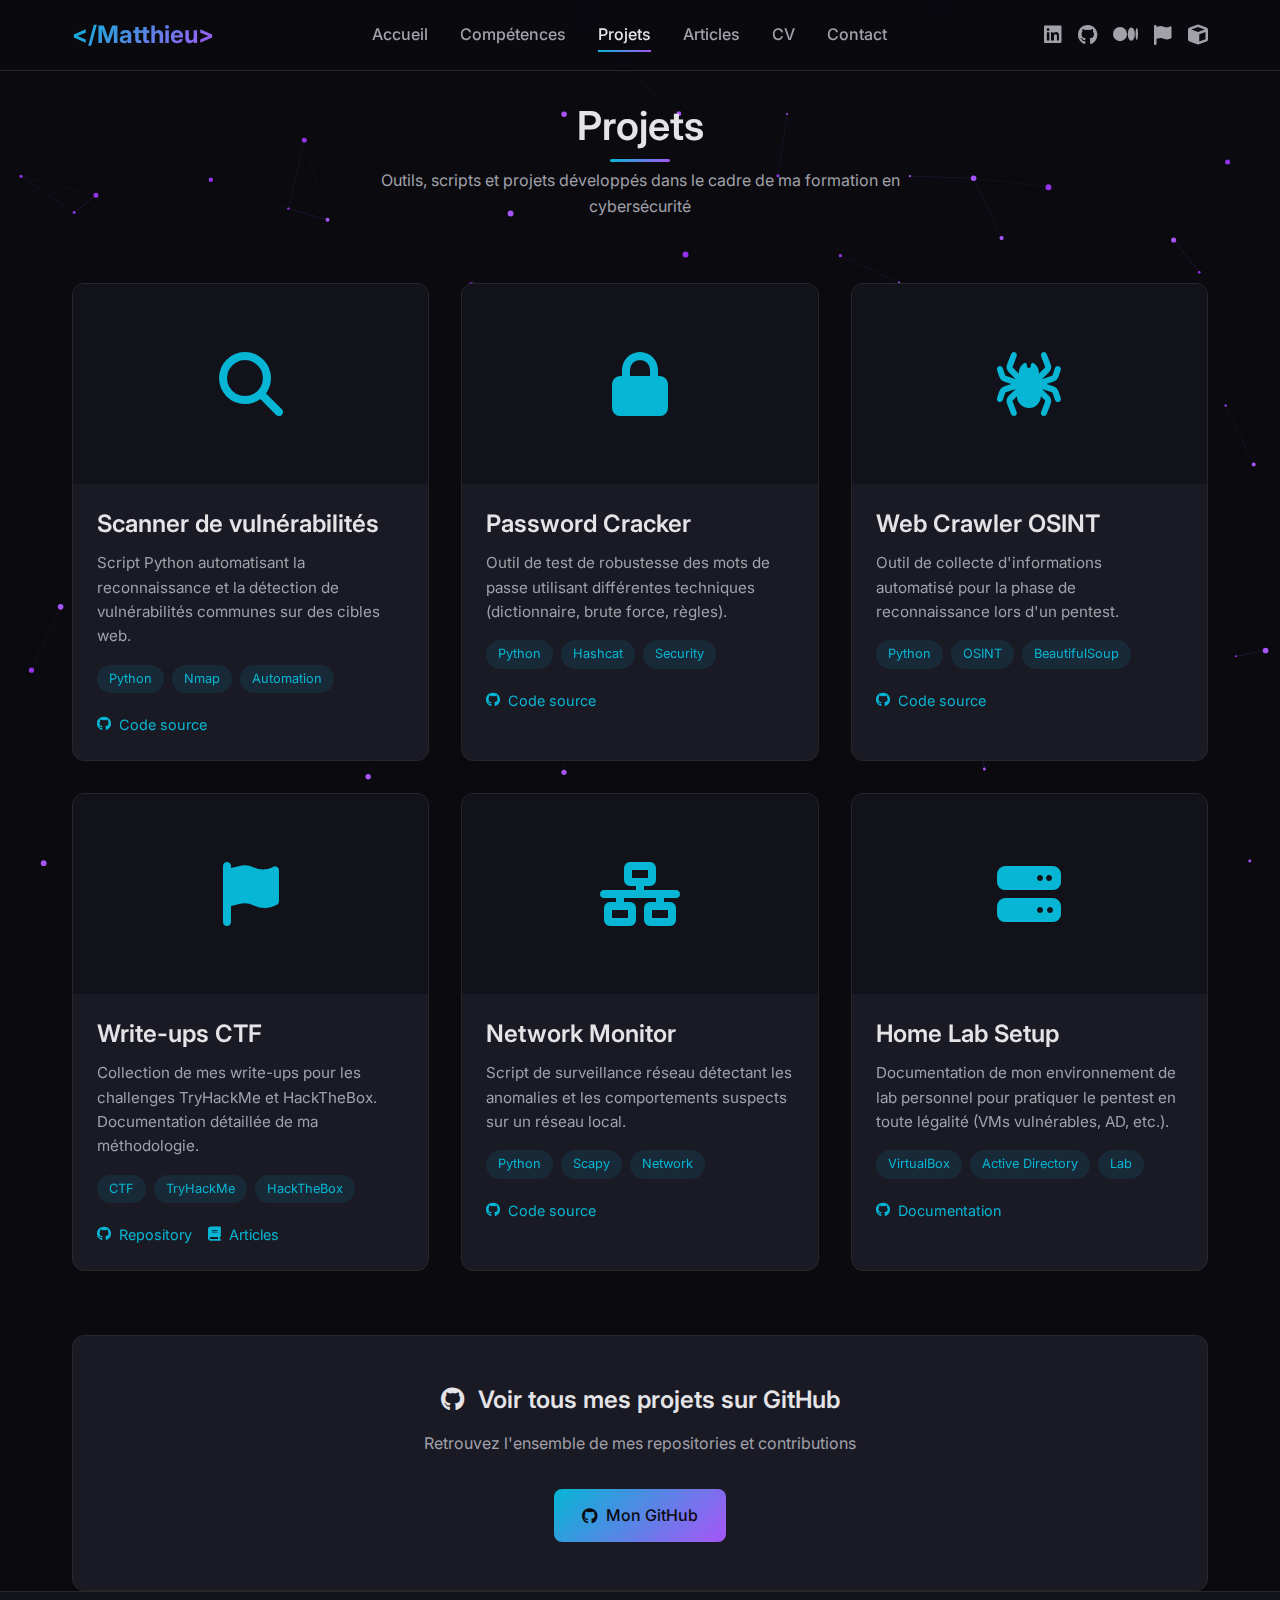
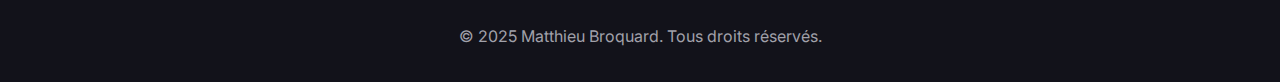
<file: projets.html>
<!DOCTYPE html>
<html lang="fr">
<head>
    <meta charset="UTF-8">
    <meta name="viewport" content="width=device-width, initial-scale=1.0">
    <meta name="description" content="Mes projets en cybersécurité - Outils, scripts et write-ups de CTF.">
    <title>Projets | Matthieu - Pentester</title>

    <!-- Favicon -->
    <link rel="icon" href="data:image/svg+xml,<svg xmlns='http://www.w3.org/2000/svg' viewBox='0 0 100 100'><text y='.9em' font-size='90'>💀</text></svg>">

    <!-- Fonts -->
    <link rel="preconnect" href="https://fonts.googleapis.com">
    <link rel="preconnect" href="https://fonts.gstatic.com" crossorigin>
    <link href="https://fonts.googleapis.com/css2?family=Inter:wght@400;500;600;700&display=swap" rel="stylesheet">

    <!-- Icons -->
    <link rel="stylesheet" href="https://cdnjs.cloudflare.com/ajax/libs/font-awesome/6.4.0/css/all.min.css">

    <!-- Styles -->
    <link rel="stylesheet" href="css/style.css">
</head>
<body>
    <!-- Header -->
    <header>
        <nav>
            <a href="index.html" class="logo">&lt;/Matthieu&gt;</a>

            <ul class="nav-links">
                <li><a href="index.html">Accueil</a></li>
                <li><a href="competences.html">Compétences</a></li>
                <li><a href="projets.html" class="active">Projets</a></li>
                <li><a href="articles.html">Articles</a></li>
                <li><a href="cv.html">CV</a></li>
                <li><a href="contact.html">Contact</a></li>
            </ul>

            <div class="social-links">
                <a href="https://www.linkedin.com/in/matthieu-broquard-727234156/" target="_blank" title="LinkedIn"><i class="fab fa-linkedin"></i></a>
                <a href="https://github.com/matthieu-rgb" target="_blank" title="GitHub"><i class="fab fa-github"></i></a>
                <a href="https://medium.com/@broquard.matthieu" target="_blank" title="Medium"><i class="fab fa-medium"></i></a>
                <a href="https://tryhackme.com/p/broquard.matthieu" target="_blank" title="TryHackMe"><i class="fas fa-flag"></i></a>
                <a href="https://app.hackthebox.com/users/2763619" target="_blank" title="HackTheBox"><i class="fas fa-cube"></i></a>
            </div>

            <div class="menu-toggle">
                <span></span>
                <span></span>
                <span></span>
            </div>
        </nav>
    </header>

    <!-- Particules en arrière-plan -->
    <canvas id="particles-canvas" data-color-primary="#a855f7" data-color-secondary="#9333ea"></canvas>

    <!-- Page Content -->
    <main class="page-content">
        <div class="container">
            <div class="section-header">
                <h1 class="section-title">Projets</h1>
                <p class="section-description">
                    Outils, scripts et projets développés dans le cadre de ma formation en cybersécurité
                </p>
            </div>

            <div class="projects-grid">
                <!-- Projet 1 -->
                <div class="project-card fade-in">
                    <div class="project-image">
                        <i class="fas fa-search"></i>
                    </div>
                    <div class="project-content">
                        <h3>Scanner de vulnérabilités</h3>
                        <p>
                            Script Python automatisant la reconnaissance et la détection de vulnérabilités
                            communes sur des cibles web.
                        </p>
                        <div class="project-tags">
                            <span class="project-tag">Python</span>
                            <span class="project-tag">Nmap</span>
                            <span class="project-tag">Automation</span>
                        </div>
                        <div class="project-links">
                            <a href="https://github.com/matthieu-rgb" target="_blank">
                                <i class="fab fa-github"></i>
                                Code source
                            </a>
                        </div>
                    </div>
                </div>

                <!-- Projet 2 -->
                <div class="project-card fade-in">
                    <div class="project-image">
                        <i class="fas fa-lock"></i>
                    </div>
                    <div class="project-content">
                        <h3>Password Cracker</h3>
                        <p>
                            Outil de test de robustesse des mots de passe utilisant différentes
                            techniques (dictionnaire, brute force, règles).
                        </p>
                        <div class="project-tags">
                            <span class="project-tag">Python</span>
                            <span class="project-tag">Hashcat</span>
                            <span class="project-tag">Security</span>
                        </div>
                        <div class="project-links">
                            <a href="https://github.com/matthieu-rgb" target="_blank">
                                <i class="fab fa-github"></i>
                                Code source
                            </a>
                        </div>
                    </div>
                </div>

                <!-- Projet 3 -->
                <div class="project-card fade-in">
                    <div class="project-image">
                        <i class="fas fa-spider"></i>
                    </div>
                    <div class="project-content">
                        <h3>Web Crawler OSINT</h3>
                        <p>
                            Outil de collecte d'informations automatisé pour la phase de
                            reconnaissance lors d'un pentest.
                        </p>
                        <div class="project-tags">
                            <span class="project-tag">Python</span>
                            <span class="project-tag">OSINT</span>
                            <span class="project-tag">BeautifulSoup</span>
                        </div>
                        <div class="project-links">
                            <a href="https://github.com/matthieu-rgb" target="_blank">
                                <i class="fab fa-github"></i>
                                Code source
                            </a>
                        </div>
                    </div>
                </div>

                <!-- Projet 4 - Write-ups CTF -->
                <div class="project-card fade-in">
                    <div class="project-image">
                        <i class="fas fa-flag"></i>
                    </div>
                    <div class="project-content">
                        <h3>Write-ups CTF</h3>
                        <p>
                            Collection de mes write-ups pour les challenges TryHackMe et
                            HackTheBox. Documentation détaillée de ma méthodologie.
                        </p>
                        <div class="project-tags">
                            <span class="project-tag">CTF</span>
                            <span class="project-tag">TryHackMe</span>
                            <span class="project-tag">HackTheBox</span>
                        </div>
                        <div class="project-links">
                            <a href="https://github.com/matthieu-rgb" target="_blank">
                                <i class="fab fa-github"></i>
                                Repository
                            </a>
                            <a href="articles.html">
                                <i class="fas fa-book"></i>
                                Articles
                            </a>
                        </div>
                    </div>
                </div>

                <!-- Projet 5 -->
                <div class="project-card fade-in">
                    <div class="project-image">
                        <i class="fas fa-network-wired"></i>
                    </div>
                    <div class="project-content">
                        <h3>Network Monitor</h3>
                        <p>
                            Script de surveillance réseau détectant les anomalies et
                            les comportements suspects sur un réseau local.
                        </p>
                        <div class="project-tags">
                            <span class="project-tag">Python</span>
                            <span class="project-tag">Scapy</span>
                            <span class="project-tag">Network</span>
                        </div>
                        <div class="project-links">
                            <a href="https://github.com/matthieu-rgb" target="_blank">
                                <i class="fab fa-github"></i>
                                Code source
                            </a>
                        </div>
                    </div>
                </div>

                <!-- Projet 6 - Lab Personnel -->
                <div class="project-card fade-in">
                    <div class="project-image">
                        <i class="fas fa-server"></i>
                    </div>
                    <div class="project-content">
                        <h3>Home Lab Setup</h3>
                        <p>
                            Documentation de mon environnement de lab personnel pour
                            pratiquer le pentest en toute légalité (VMs vulnérables, AD, etc.).
                        </p>
                        <div class="project-tags">
                            <span class="project-tag">VirtualBox</span>
                            <span class="project-tag">Active Directory</span>
                            <span class="project-tag">Lab</span>
                        </div>
                        <div class="project-links">
                            <a href="https://github.com/matthieu-rgb" target="_blank">
                                <i class="fab fa-github"></i>
                                Documentation
                            </a>
                        </div>
                    </div>
                </div>
            </div>

            <!-- Lien GitHub global -->
            <div style="text-align: center; margin-top: 4rem; padding: 3rem; background: var(--bg-card); border-radius: 12px; border: 1px solid var(--border-color);">
                <h3 style="margin-bottom: 1rem;">
                    <i class="fab fa-github" style="margin-right: 0.5rem;"></i>
                    Voir tous mes projets sur GitHub
                </h3>
                <p style="color: var(--text-secondary); margin-bottom: 2rem;">
                    Retrouvez l'ensemble de mes repositories et contributions
                </p>
                <a href="https://github.com/matthieu-rgb" target="_blank" class="btn btn-primary">
                    <i class="fab fa-github"></i>
                    Mon GitHub
                </a>
            </div>
        </div>
    </main>

    <!-- Footer -->
    <footer>
        <div class="container">
            <p>&copy; 2025 Matthieu Broquard. Tous droits réservés.</p>
        </div>
    </footer>

    <!-- Scripts -->
    <script src="js/main.js"></script>
</body>
</html>
</file>
<file: css/style.css>
/* ========================================
   PORTFOLIO PENTESTER - STYLE PRINCIPAL
   Thème cyber sobre et professionnel
   ======================================== */

/* Variables CSS */
:root {
    --bg-primary: #0a0a0f;
    --bg-secondary: #12121a;
    --bg-card: #1a1a25;
    --text-primary: #e4e4e7;
    --text-secondary: #a1a1aa;
    --accent-cyan: #06b6d4;
    --accent-cyan-dark: #0891b2;
    --accent-violet: #a855f7;
    --accent-violet-dark: #9333ea;
    --accent-green: #10b981;
    --border-color: #27272a;
    --gradient-cyber: linear-gradient(135deg, var(--accent-cyan) 0%, var(--accent-violet) 100%);
    --gradient-cyber-alt: linear-gradient(135deg, var(--accent-violet) 0%, var(--accent-cyan) 100%);
    --shadow-glow: 0 0 20px rgba(6, 182, 212, 0.3);
    --shadow-glow-violet: 0 0 20px rgba(168, 85, 247, 0.3);
    --transition-base: 0.3s ease;
}

/* Reset et base */
* {
    margin: 0;
    padding: 0;
    box-sizing: border-box;
}

html {
    scroll-behavior: smooth;
}

body {
    font-family: 'Inter', -apple-system, BlinkMacSystemFont, 'Segoe UI', Roboto, sans-serif;
    background-color: var(--bg-primary);
    color: var(--text-primary);
    line-height: 1.6;
    min-height: 100vh;
}

/* Typographie */
h1, h2, h3, h4, h5, h6 {
    font-weight: 600;
    line-height: 1.3;
    margin-bottom: 1rem;
}

h1 { font-size: 2.5rem; }
h2 { font-size: 2rem; }
h3 { font-size: 1.5rem; }

p {
    margin-bottom: 1rem;
    color: var(--text-secondary);
}

a {
    color: var(--accent-cyan);
    text-decoration: none;
    transition: color var(--transition-base);
}

a:hover {
    color: var(--accent-violet);
}

/* Container */
.container {
    max-width: 1200px;
    margin: 0 auto;
    padding: 0 2rem;
}

/* ========================================
   HEADER / NAVIGATION
   ======================================== */
header {
    position: fixed;
    top: 0;
    left: 0;
    right: 0;
    z-index: 1000;
    background: rgba(10, 10, 15, 0.95);
    backdrop-filter: blur(10px);
    border-bottom: 1px solid var(--border-color);
}

nav {
    display: flex;
    justify-content: space-between;
    align-items: center;
    padding: 1rem 2rem;
    max-width: 1200px;
    margin: 0 auto;
}

.logo {
    font-size: 1.5rem;
    font-weight: 700;
    background: var(--gradient-cyber);
    -webkit-background-clip: text;
    -webkit-text-fill-color: transparent;
    background-clip: text;
}

.nav-links {
    display: flex;
    list-style: none;
    gap: 2rem;
}

.nav-links a {
    color: var(--text-secondary);
    font-weight: 500;
    padding: 0.5rem 0;
    position: relative;
}

.nav-links a::after {
    content: '';
    position: absolute;
    bottom: 0;
    left: 0;
    width: 0;
    height: 2px;
    background: var(--gradient-cyber);
    transition: width var(--transition-base);
}

.nav-links a:hover,
.nav-links a.active {
    color: var(--text-primary);
}

.nav-links a:hover::after,
.nav-links a.active::after {
    width: 100%;
}

.social-links {
    display: flex;
    gap: 1rem;
}

.social-links a {
    color: var(--text-secondary);
    font-size: 1.25rem;
    transition: all var(--transition-base);
}

.social-links a:hover {
    color: var(--accent-cyan);
    transform: translateY(-2px);
}

/* Menu burger mobile */
.menu-toggle {
    display: none;
    flex-direction: column;
    gap: 5px;
    cursor: pointer;
    padding: 5px;
}

.menu-toggle span {
    width: 25px;
    height: 2px;
    background: var(--text-primary);
    transition: var(--transition-base);
}

/* ========================================
   HERO SECTION
   ======================================== */
.hero {
    min-height: 100vh;
    display: flex;
    align-items: center;
    justify-content: center;
    position: relative;
    overflow: hidden;
    padding-top: 80px;
}

#particles-canvas {
    position: fixed;
    top: 0;
    left: 0;
    width: 100%;
    height: 100%;
    pointer-events: none;
    z-index: 0;
}

.hero-content {
    text-align: center;
    z-index: 1;
    padding: 2rem;
}

.hero-title {
    font-size: 3.5rem;
    margin-bottom: 0.5rem;
    animation: fadeInUp 0.8s ease;
}

.hero-subtitle {
    font-size: 1.5rem;
    color: var(--accent-cyan);
    margin-bottom: 1.5rem;
    animation: fadeInUp 0.8s ease 0.2s both;
}

.hero-description {
    font-size: 1.1rem;
    max-width: 600px;
    margin: 0 auto 2rem;
    animation: fadeInUp 0.8s ease 0.4s both;
}

.cta-buttons {
    display: flex;
    gap: 1rem;
    justify-content: center;
    animation: fadeInUp 0.8s ease 0.6s both;
}

/* Boutons */
.btn {
    display: inline-flex;
    align-items: center;
    gap: 0.5rem;
    padding: 0.875rem 1.75rem;
    border-radius: 8px;
    font-weight: 500;
    font-size: 1rem;
    cursor: pointer;
    transition: all var(--transition-base);
    border: none;
}

.btn-primary {
    background: var(--gradient-cyber);
    color: var(--bg-primary);
}

.btn-primary:hover {
    box-shadow: var(--shadow-glow);
    transform: translateY(-2px);
}

.btn-secondary {
    background: transparent;
    color: var(--text-primary);
    border: 1px solid var(--border-color);
}

.btn-secondary:hover {
    border-color: var(--accent-cyan);
    color: var(--accent-cyan);
}

/* ========================================
   SECTIONS COMMUNES
   ======================================== */
.section {
    padding: 6rem 0;
}

.section-header {
    text-align: center;
    margin-bottom: 4rem;
}

.section-title {
    font-size: 2.5rem;
    margin-bottom: 1rem;
    position: relative;
    display: inline-block;
}

.section-title::after {
    content: '';
    position: absolute;
    bottom: -10px;
    left: 50%;
    transform: translateX(-50%);
    width: 60px;
    height: 3px;
    background: var(--gradient-cyber);
    border-radius: 2px;
}

.section-description {
    color: var(--text-secondary);
    max-width: 600px;
    margin: 0 auto;
}

/* ========================================
   À PROPOS
   ======================================== */
.about-content {
    display: grid;
    grid-template-columns: 1fr 1fr;
    gap: 4rem;
    align-items: center;
}

.about-image {
    position: relative;
}

.about-image img {
    width: 100%;
    border-radius: 12px;
    border: 2px solid var(--border-color);
}

.about-image::before {
    content: '';
    position: absolute;
    top: -10px;
    left: -10px;
    right: 10px;
    bottom: 10px;
    border: 2px solid var(--accent-cyan);
    border-radius: 12px;
    z-index: -1;
}

.about-text h3 {
    color: var(--accent-cyan);
    margin-bottom: 1.5rem;
}

/* ========================================
   COMPÉTENCES
   ======================================== */
.skills-grid {
    display: grid;
    grid-template-columns: repeat(auto-fit, minmax(300px, 1fr));
    gap: 2rem;
}

.skill-category {
    background: var(--bg-card);
    padding: 2rem;
    border-radius: 12px;
    border: 1px solid var(--border-color);
    transition: all var(--transition-base);
}

.skill-category:hover {
    border-color: var(--accent-cyan);
    transform: translateY(-5px);
}

.skill-category h3 {
    color: var(--accent-cyan);
    margin-bottom: 1.5rem;
    display: flex;
    align-items: center;
    gap: 0.75rem;
}

.skill-item {
    margin-bottom: 1.25rem;
}

.skill-item:last-child {
    margin-bottom: 0;
}

.skill-header {
    display: flex;
    justify-content: space-between;
    margin-bottom: 0.5rem;
}

.skill-name {
    font-weight: 500;
}

.skill-level {
    color: var(--text-secondary);
    font-size: 0.875rem;
}

.skill-bar {
    height: 8px;
    background: var(--bg-secondary);
    border-radius: 4px;
    overflow: hidden;
}

.skill-progress {
    height: 100%;
    background: var(--gradient-cyber);
    border-radius: 4px;
    transition: width 1s ease;
    width: 0;
}

.skill-tags {
    display: flex;
    flex-wrap: wrap;
    gap: 0.5rem;
    margin-top: 1rem;
}

.skill-tag {
    padding: 0.25rem 0.75rem;
    background: var(--bg-secondary);
    border-radius: 20px;
    font-size: 0.8rem;
    color: var(--text-secondary);
    border: 1px solid var(--border-color);
    transition: all var(--transition-base);
}

.skill-tag:hover {
    border-color: var(--accent-cyan);
    color: var(--accent-cyan);
}

/* ========================================
   PROJETS
   ======================================== */
.projects-grid {
    display: grid;
    grid-template-columns: repeat(auto-fit, minmax(350px, 1fr));
    gap: 2rem;
}

.project-card {
    background: var(--bg-card);
    border-radius: 12px;
    border: 1px solid var(--border-color);
    overflow: hidden;
    transition: all var(--transition-base);
}

.project-card:hover {
    border-color: var(--accent-cyan);
    transform: translateY(-5px);
    box-shadow: var(--shadow-glow);
}

.project-image {
    height: 200px;
    background: var(--bg-secondary);
    display: flex;
    align-items: center;
    justify-content: center;
    font-size: 4rem;
    color: var(--accent-cyan);
}

.project-content {
    padding: 1.5rem;
}

.project-content h3 {
    margin-bottom: 0.75rem;
}

.project-content p {
    font-size: 0.95rem;
    margin-bottom: 1rem;
}

.project-tags {
    display: flex;
    flex-wrap: wrap;
    gap: 0.5rem;
    margin-bottom: 1.25rem;
}

.project-tag {
    padding: 0.25rem 0.75rem;
    background: rgba(6, 182, 212, 0.1);
    color: var(--accent-cyan);
    border-radius: 20px;
    font-size: 0.8rem;
}

.project-links {
    display: flex;
    gap: 1rem;
}

.project-links a {
    display: flex;
    align-items: center;
    gap: 0.5rem;
    font-size: 0.9rem;
}

/* ========================================
   ARTICLES
   ======================================== */
.articles-grid {
    display: grid;
    grid-template-columns: repeat(auto-fit, minmax(350px, 1fr));
    gap: 2rem;
}

.article-card {
    background: var(--bg-card);
    border-radius: 12px;
    border: 1px solid var(--border-color);
    padding: 1.5rem;
    transition: all var(--transition-base);
}

.article-card:hover {
    border-color: var(--accent-cyan);
    transform: translateY(-5px);
}

.article-date {
    color: var(--accent-cyan);
    font-size: 0.875rem;
    margin-bottom: 0.75rem;
}

.article-card h3 {
    margin-bottom: 0.75rem;
    font-size: 1.25rem;
}

.article-card p {
    font-size: 0.95rem;
    margin-bottom: 1rem;
}

.article-link {
    display: inline-flex;
    align-items: center;
    gap: 0.5rem;
    font-weight: 500;
}

.article-link i {
    transition: transform var(--transition-base);
}

.article-link:hover i {
    transform: translateX(5px);
}

/* ========================================
   CV / TIMELINE
   ======================================== */
.timeline {
    position: relative;
    max-width: 800px;
    margin: 0 auto;
}

.timeline::before {
    content: '';
    position: absolute;
    left: 50%;
    transform: translateX(-50%);
    width: 2px;
    height: 100%;
    background: var(--border-color);
}

.timeline-item {
    position: relative;
    margin-bottom: 3rem;
    width: 50%;
    padding-right: 3rem;
}

.timeline-item:nth-child(even) {
    margin-left: 50%;
    padding-right: 0;
    padding-left: 3rem;
}

.timeline-dot {
    position: absolute;
    right: -8px;
    top: 0;
    width: 16px;
    height: 16px;
    background: var(--accent-cyan);
    border-radius: 50%;
    border: 3px solid var(--bg-primary);
}

.timeline-item:nth-child(even) .timeline-dot {
    right: auto;
    left: -8px;
}

.timeline-content {
    background: var(--bg-card);
    padding: 1.5rem;
    border-radius: 12px;
    border: 1px solid var(--border-color);
    transition: all var(--transition-base);
}

.timeline-content:hover {
    border-color: var(--accent-cyan);
}

.timeline-date {
    color: var(--accent-cyan);
    font-weight: 600;
    margin-bottom: 0.5rem;
}

.timeline-content h3 {
    margin-bottom: 0.25rem;
}

.timeline-company {
    color: var(--text-secondary);
    margin-bottom: 0.75rem;
}

/* ========================================
   CONTACT
   ======================================== */
.contact-content {
    display: grid;
    grid-template-columns: 1fr 1fr;
    gap: 4rem;
}

.contact-info h3 {
    color: var(--accent-cyan);
    margin-bottom: 1.5rem;
}

.contact-item {
    display: flex;
    align-items: center;
    gap: 1rem;
    margin-bottom: 1.5rem;
}

.contact-item i {
    font-size: 1.5rem;
    color: var(--accent-cyan);
    width: 40px;
}

.contact-socials {
    display: flex;
    gap: 1rem;
    margin-top: 2rem;
}

.contact-socials a {
    display: flex;
    align-items: center;
    justify-content: center;
    width: 50px;
    height: 50px;
    background: var(--bg-card);
    border: 1px solid var(--border-color);
    border-radius: 12px;
    font-size: 1.25rem;
    color: var(--text-secondary);
    transition: all var(--transition-base);
}

.contact-socials a:hover {
    border-color: var(--accent-cyan);
    color: var(--accent-cyan);
    transform: translateY(-3px);
}

.contact-form {
    background: var(--bg-card);
    padding: 2rem;
    border-radius: 12px;
    border: 1px solid var(--border-color);
}

.form-group {
    margin-bottom: 1.5rem;
}

.form-group label {
    display: block;
    margin-bottom: 0.5rem;
    font-weight: 500;
}

.form-group input,
.form-group textarea {
    width: 100%;
    padding: 0.875rem 1rem;
    background: var(--bg-secondary);
    border: 1px solid var(--border-color);
    border-radius: 8px;
    color: var(--text-primary);
    font-family: inherit;
    font-size: 1rem;
    transition: border-color var(--transition-base);
}

.form-group input:focus,
.form-group textarea:focus {
    outline: none;
    border-color: var(--accent-cyan);
}

.form-group textarea {
    min-height: 150px;
    resize: vertical;
}

/* ========================================
   FOOTER
   ======================================== */
footer {
    background: var(--bg-secondary);
    border-top: 1px solid var(--border-color);
    padding: 2rem 0;
    text-align: center;
}

footer p {
    color: var(--text-secondary);
    margin: 0;
}

/* ========================================
   ANIMATIONS
   ======================================== */
@keyframes fadeInUp {
    from {
        opacity: 0;
        transform: translateY(30px);
    }
    to {
        opacity: 1;
        transform: translateY(0);
    }
}

@keyframes pulse {
    0%, 100% {
        opacity: 1;
    }
    50% {
        opacity: 0.5;
    }
}

/* Animation au scroll */
.fade-in {
    opacity: 0;
    transform: translateY(30px);
    transition: all 0.6s ease;
}

.fade-in.visible {
    opacity: 1;
    transform: translateY(0);
}

/* ========================================
   RESPONSIVE
   ======================================== */
@media (max-width: 968px) {
    .about-content,
    .contact-content {
        grid-template-columns: 1fr;
        gap: 2rem;
    }

    .timeline::before {
        left: 0;
    }

    .timeline-item,
    .timeline-item:nth-child(even) {
        width: 100%;
        margin-left: 0;
        padding-left: 2rem;
        padding-right: 0;
    }

    .timeline-dot,
    .timeline-item:nth-child(even) .timeline-dot {
        left: -8px;
        right: auto;
    }
}

@media (max-width: 768px) {
    .nav-links {
        position: fixed;
        top: 70px;
        left: 0;
        right: 0;
        background: var(--bg-primary);
        flex-direction: column;
        padding: 2rem;
        gap: 1rem;
        border-bottom: 1px solid var(--border-color);
        transform: translateY(-100%);
        opacity: 0;
        visibility: hidden;
        transition: all var(--transition-base);
    }

    .nav-links.active {
        transform: translateY(0);
        opacity: 1;
        visibility: visible;
    }

    .menu-toggle {
        display: flex;
    }

    .hero-title {
        font-size: 2.5rem;
    }

    .hero-subtitle {
        font-size: 1.25rem;
    }

    .cta-buttons {
        flex-direction: column;
        align-items: center;
    }

    .section {
        padding: 4rem 0;
    }

    .section-title {
        font-size: 2rem;
    }

    .projects-grid,
    .articles-grid {
        grid-template-columns: 1fr;
    }
}

@media (max-width: 480px) {
    .container {
        padding: 0 1rem;
    }

    nav {
        padding: 1rem;
    }

    .hero-title {
        font-size: 2rem;
    }

    .skills-grid {
        grid-template-columns: 1fr;
    }
}

/* ========================================
   PAGE CONTENT PADDING
   ======================================== */
.page-content {
    padding-top: 100px;
    min-height: calc(100vh - 80px);
}

/* ========================================
   EASTER EGG - TERMINAL CACHÉ
   ======================================== */
#hidden-terminal {
    position: fixed;
    top: 50%;
    left: 50%;
    transform: translate(-50%, -50%) scale(0.9);
    width: 90%;
    max-width: 600px;
    background: #0d0d0d;
    border-radius: 12px;
    border: 1px solid var(--accent-violet);
    box-shadow: 0 0 40px rgba(168, 85, 247, 0.3), 0 20px 60px rgba(0, 0, 0, 0.5);
    z-index: 10000;
    opacity: 0;
    visibility: hidden;
    transition: all 0.3s ease;
    font-family: 'Fira Code', 'Monaco', 'Consolas', monospace;
}

#hidden-terminal.active {
    opacity: 1;
    visibility: visible;
    transform: translate(-50%, -50%) scale(1);
}

.terminal-header {
    display: flex;
    justify-content: space-between;
    align-items: center;
    padding: 0.75rem 1rem;
    background: linear-gradient(135deg, rgba(6, 182, 212, 0.2) 0%, rgba(168, 85, 247, 0.2) 100%);
    border-bottom: 1px solid var(--border-color);
    border-radius: 12px 12px 0 0;
}

.terminal-title {
    color: var(--accent-cyan);
    font-size: 0.85rem;
    font-weight: 500;
}

.terminal-close {
    color: var(--text-secondary);
    font-size: 1.5rem;
    cursor: pointer;
    line-height: 1;
    transition: color 0.2s ease;
}

.terminal-close:hover {
    color: #ef4444;
}

.terminal-body {
    padding: 1rem;
    max-height: 400px;
    display: flex;
    flex-direction: column;
}

.terminal-output {
    flex: 1;
    overflow-y: auto;
    margin-bottom: 1rem;
    max-height: 300px;
}

.terminal-output p {
    margin: 0 0 0.5rem;
    font-size: 0.9rem;
    line-height: 1.5;
}

.terminal-welcome {
    color: var(--accent-cyan);
    font-weight: 500;
}

.terminal-hint {
    color: var(--text-secondary);
    font-style: italic;
}

.terminal-command {
    color: var(--accent-violet);
}

.terminal-response {
    color: var(--text-primary);
}

.terminal-error {
    color: #ef4444;
}

.terminal-input-line {
    display: flex;
    align-items: center;
    gap: 0.5rem;
    border-top: 1px solid var(--border-color);
    padding-top: 1rem;
}

.terminal-prompt {
    color: var(--accent-cyan);
    font-weight: bold;
}

.terminal-input {
    flex: 1;
    background: transparent;
    border: none;
    color: var(--text-primary);
    font-family: inherit;
    font-size: 0.9rem;
    outline: none;
    caret-color: var(--accent-violet);
}

.terminal-input::placeholder {
    color: var(--text-secondary);
    opacity: 0.5;
}

/* Scrollbar personnalisée pour le terminal */
.terminal-output::-webkit-scrollbar {
    width: 6px;
}

.terminal-output::-webkit-scrollbar-track {
    background: var(--bg-secondary);
    border-radius: 3px;
}

.terminal-output::-webkit-scrollbar-thumb {
    background: var(--accent-violet);
    border-radius: 3px;
}

/* Overlay derrière le terminal */
#hidden-terminal::before {
    content: '';
    position: fixed;
    top: -50vh;
    left: -50vw;
    width: 200vw;
    height: 200vh;
    background: rgba(0, 0, 0, 0.7);
    z-index: -1;
    opacity: 0;
    transition: opacity 0.3s ease;
}

#hidden-terminal.active::before {
    opacity: 1;
}
</file>
